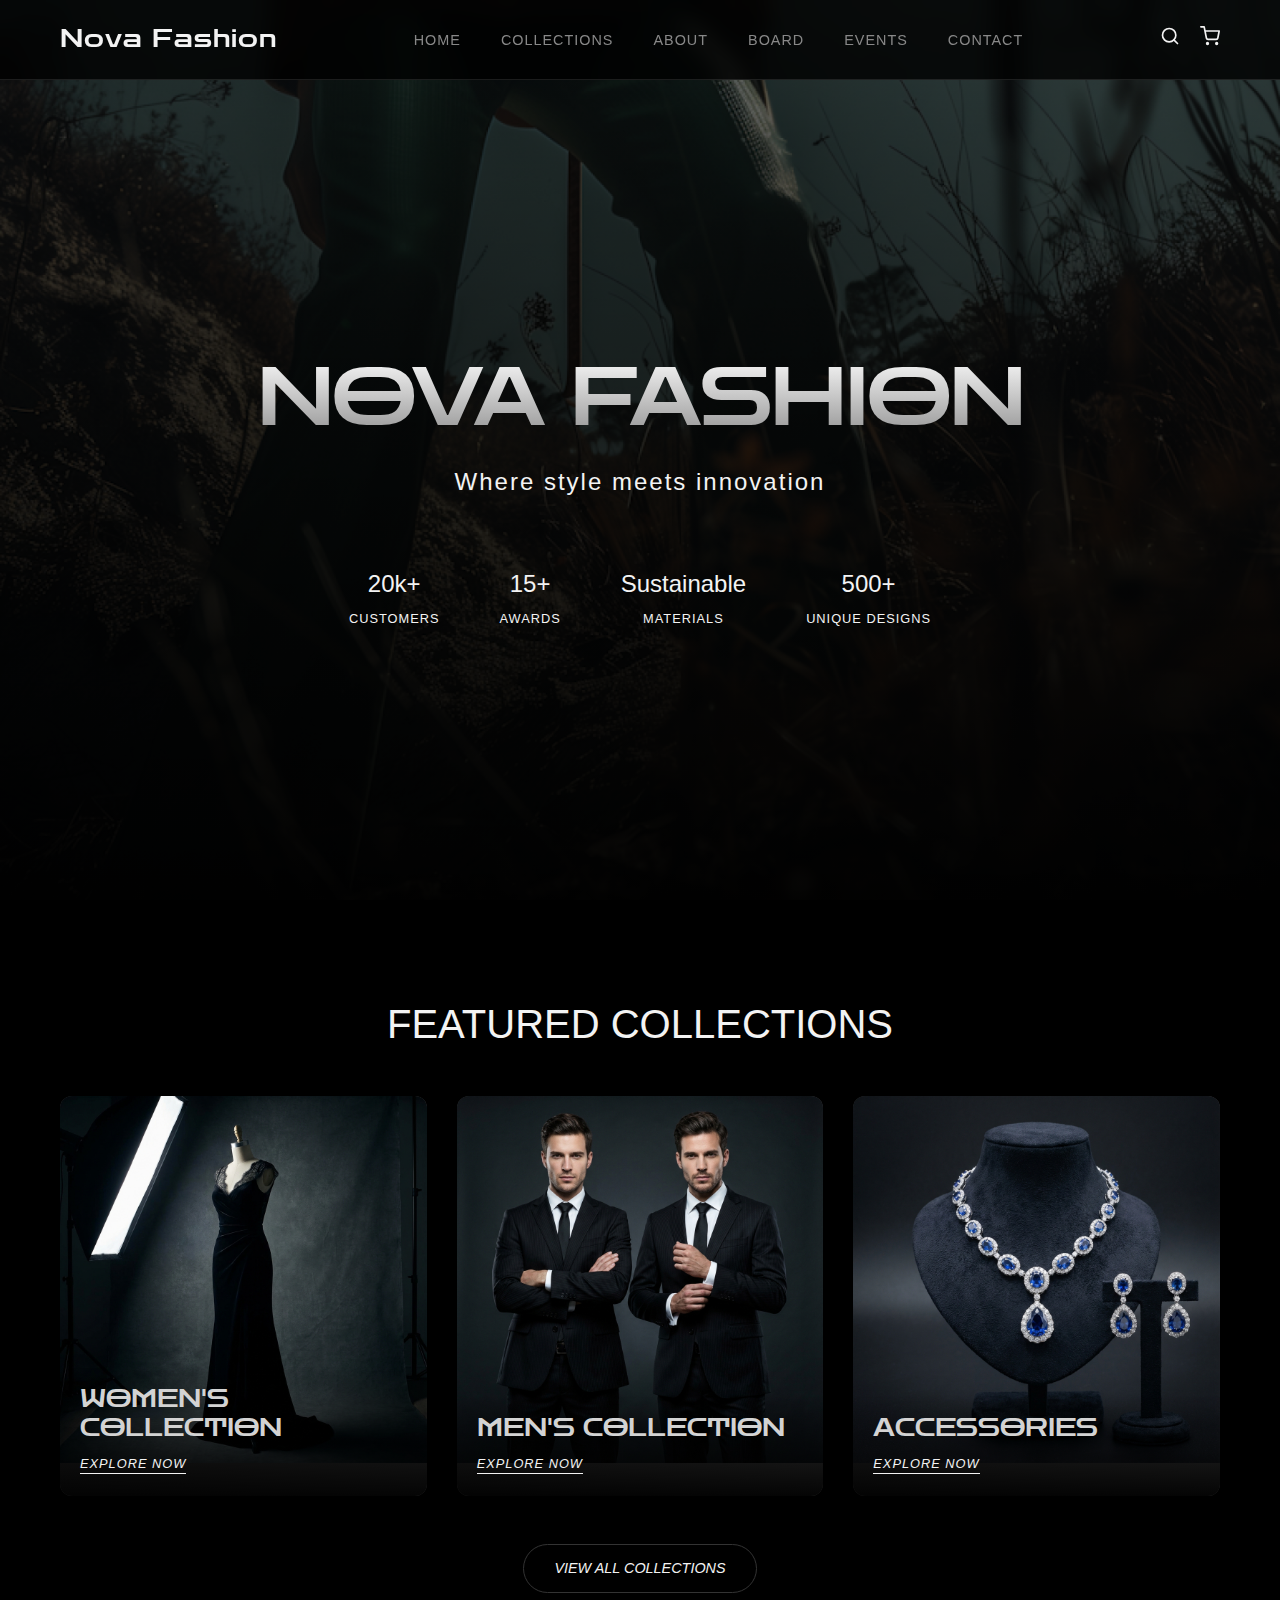
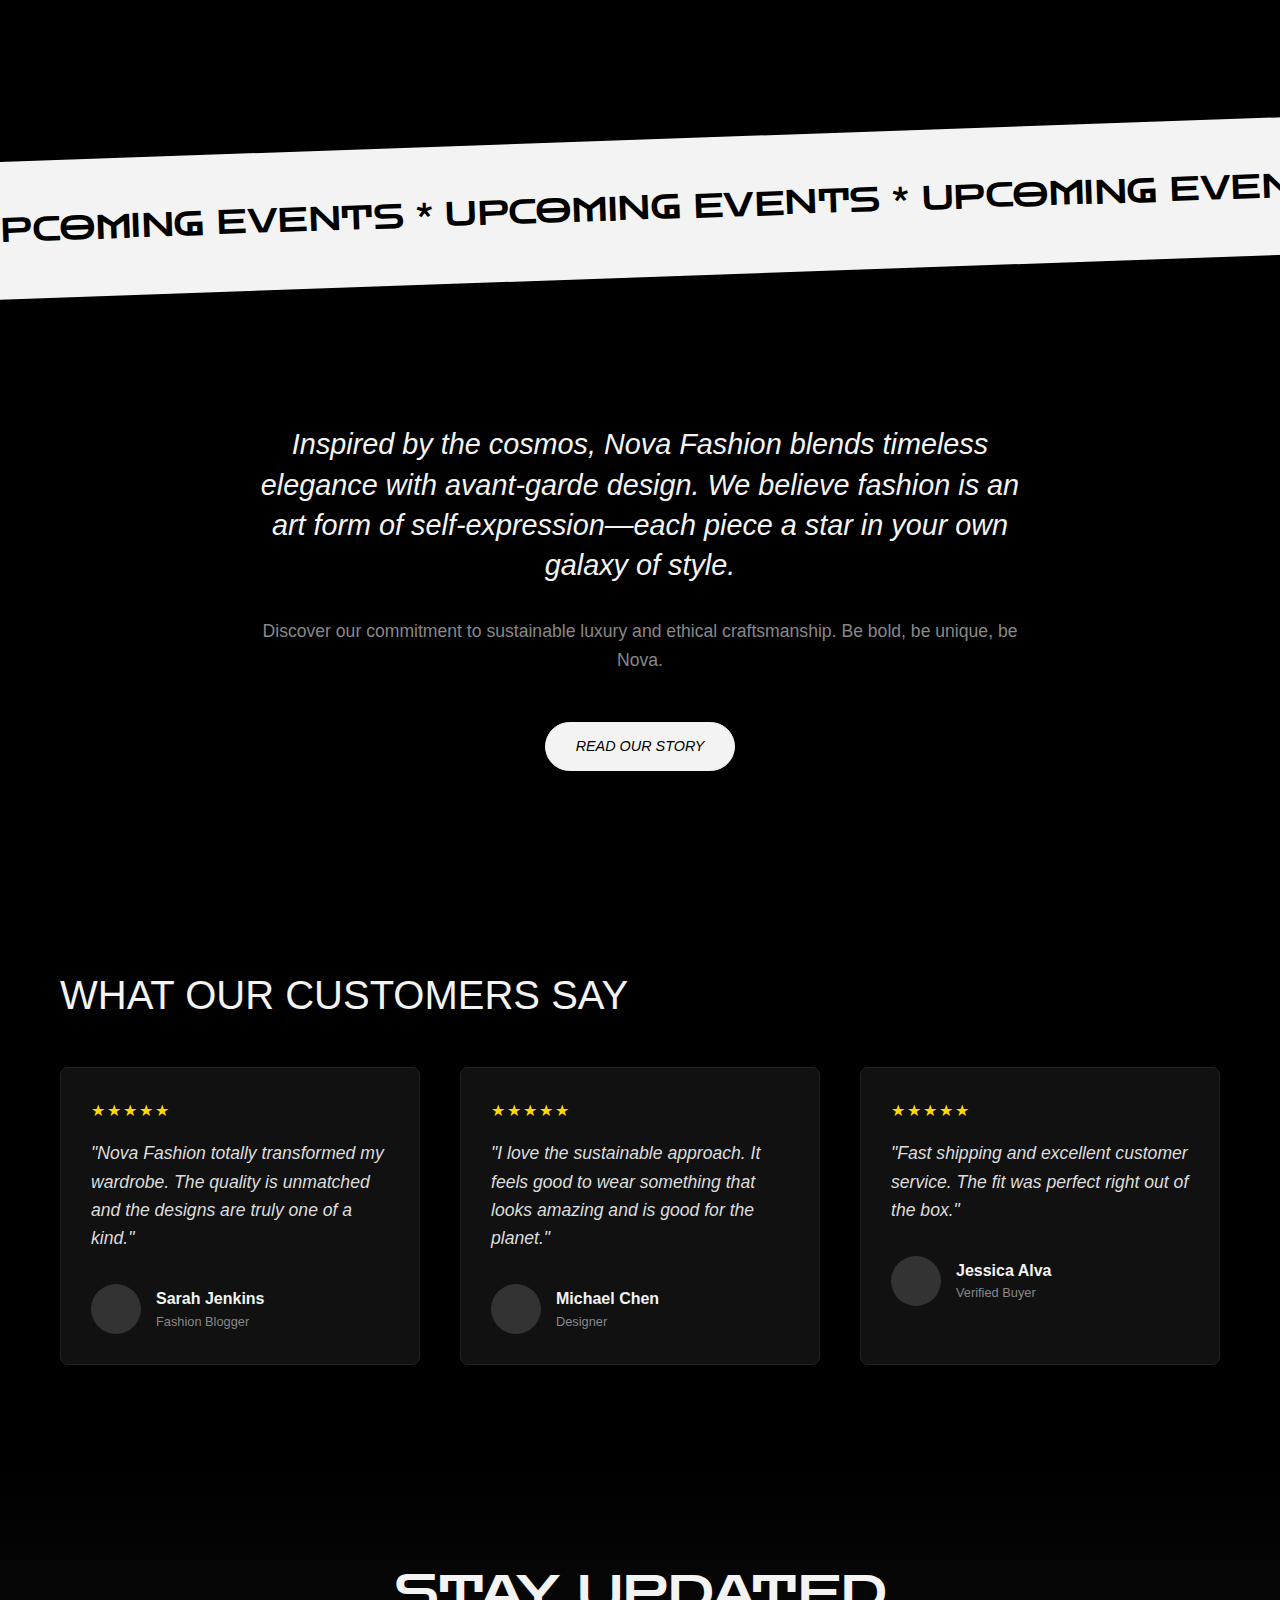
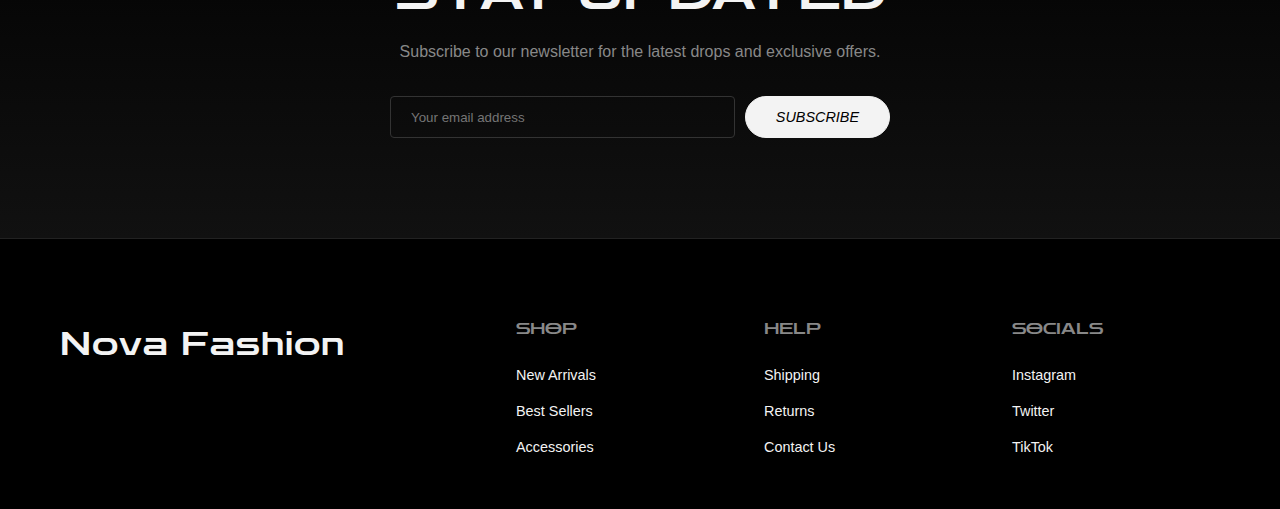
<file: index.html>
<!DOCTYPE html>
<html lang="en">

<head>
    <meta charset="UTF-8">
    <meta name="viewport" content="width=device-width, initial-scale=1.0">
    <title>Nova Fashion</title>
    <!-- Google Fonts: Zen Dots -->
    <link rel="preconnect" href="https://fonts.googleapis.com">
    <link rel="preconnect" href="https://fonts.gstatic.com" crossorigin>
    <link href="https://fonts.googleapis.com/css2?family=Zen+Dots&display=swap" rel="stylesheet">
    <link rel="stylesheet" href="css/styles.css">
    <link rel="stylesheet" href="css/responsive-nav.css">
</head>

<body>
    <!-- Navigation -->
    <header class="site-header">
        <div class="container header-container">
            <a href="index.html" class="logo">Nova Fashion</a>
            <nav class="desktop-nav">
                <ul class="nav-list">
                    <li><a href="index.html">Home</a></li>
                    <li><a href="collections.html">Collections</a></li>
                    <li><a href="about.html">About</a></li>
                    <li><a href="board.html">Board</a></li>
                    <li><a href="events.html">Events</a></li>
                    <li><a href="contact.html">Contact</a></li>
                </ul>
            </nav>
            <div class="header-actions">
                <a href="#" class="icon-link search-icon" aria-label="Search">
                    <svg width="20" height="20" viewBox="0 0 24 24" fill="none" stroke="currentColor" stroke-width="2"
                        stroke-linecap="round" stroke-linejoin="round">
                        <circle cx="11" cy="11" r="8"></circle>
                        <line x1="21" y1="21" x2="16.65" y2="16.65"></line>
                    </svg>
                </a>
                <a href="#" class="icon-link cart-icon" aria-label="Cart">
                    <svg width="20" height="20" viewBox="0 0 24 24" fill="none" stroke="currentColor" stroke-width="2"
                        stroke-linecap="round" stroke-linejoin="round">
                        <circle cx="9" cy="21" r="1"></circle>
                        <circle cx="20" cy="21" r="1"></circle>
                        <path d="M1 1h4l2.68 13.39a2 2 0 0 0 2 1.61h9.72a2 2 0 0 0 2-1.61L23 6H6"></path>
                    </svg>
                </a>
                <button class="mobile-menu-btn" aria-label="Toggle Menu">
                    <span></span>
                    <span></span>
                    <span></span>
                </button>
            </div>
        </div>
    </header>

    <main>
        <!-- Hero Section -->
        <section id="home" class="hero-section">
            <div class="hero-bg">
                <div class="overlay"></div>
            </div>
            <div class="container hero-content">
                <h1 class="hero-title">Nova Fashion</h1>
                <p class="hero-subtitle">Where style meets innovation</p>

                <div class="hero-stats">
                    <div class="stat-item">
                        <span class="stat-value">20k+</span>
                        <span class="stat-label">Customers</span>
                    </div>
                    <div class="stat-item">
                        <span class="stat-value">15+</span>
                        <span class="stat-label">Awards</span>
                    </div>
                    <div class="stat-item">
                        <span class="stat-value">Sustainable</span>
                        <span class="stat-label">Materials</span>
                    </div>
                    <div class="stat-item">
                        <span class="stat-value">500+</span>
                        <span class="stat-label">Unique Designs</span>
                    </div>
                </div>
            </div>
        </section>

        <!-- Featured Collections -->
        <section id="collections" class="collections-section">
            <div class="container">
                <h2 class="section-title">Featured Collections</h2>
                <div class="collections-grid">
                    <article class="collection-card">
                        <div class="card-image">
                            <img src="images/collections/celestial-gown.jpg" alt="Women's Collection">
                        </div>
                        <div class="card-content">
                            <h3>Women's Collection</h3>
                            <a href="collections.html" class="explore-link">Explore Now</a>
                        </div>
                    </article>
                    <article class="collection-card">
                        <div class="card-image">
                            <img src="images/collections/executive-suit.jpg" alt="Men's Collection">
                        </div>
                        <div class="card-content">
                            <h3>Men's Collection</h3>
                            <a href="collections.html" class="explore-link">Explore Now</a>
                        </div>
                    </article>
                    <article class="collection-card">
                        <div class="card-image">
                            <img src="images/collections/luxury-jewelry.jpg" alt="Accessories">
                        </div>
                        <div class="card-content">
                            <h3>Accessories</h3>
                            <a href="collections.html" class="explore-link">Explore Now</a>
                        </div>
                    </article>
                </div>
                <div class="view-all-container">
                    <a href="collections.html" class="btn-outline">View All Collections</a>
                </div>
            </div>
        </section>

        <!-- Marquee Section -->
        <section id="events" class="marquee-section">
            <div class="marquee-content">
                <span>Upcoming Events * Upcoming Events * Upcoming Events * Upcoming Events * </span>
                <span>Upcoming Events * Upcoming Events * Upcoming Events * Upcoming Events * </span>
            </div>
        </section>

        <!-- About Section -->
        <section id="about" class="about-section">
            <div class="container about-content">
                <p class="about-text">
                    Inspired by the cosmos, Nova Fashion blends timeless elegance with avant-garde design. We believe
                    fashion is an art form of self-expression—each piece a star in your own galaxy of style.
                </p>
                <p class="about-subtext">
                    Discover our commitment to sustainable luxury and ethical craftsmanship. Be bold, be unique, be
                    Nova.
                </p>
                <a href="about.html" class="btn-primary">Read Our Story</a>
            </div>
        </section>

        <!-- Testimonials -->
        <section class="testimonials-section">
            <div class="container">
                <h2 class="section-title text-left">What our Customers Say</h2>
                <div class="testimonials-grid">
                    <div class="testimonial-card">
                        <div class="stars">★★★★★</div>
                        <p>"Nova Fashion totally transformed my wardrobe. The quality is unmatched and the designs are
                            truly one of a kind."</p>
                        <div class="user-profile">
                            <div class="user-avatar placeholder-avatar"></div>
                            <div class="user-info">
                                <span class="user-name">Sarah Jenkins</span>
                                <span class="user-role">Fashion Blogger</span>
                            </div>
                        </div>
                    </div>
                    <div class="testimonial-card">
                        <div class="stars">★★★★★</div>
                        <p>"I love the sustainable approach. It feels good to wear something that looks amazing and is
                            good for the planet."</p>
                        <div class="user-profile">
                            <div class="user-avatar placeholder-avatar"></div>
                            <div class="user-info">
                                <span class="user-name">Michael Chen</span>
                                <span class="user-role">Designer</span>
                            </div>
                        </div>
                    </div>
                    <div class="testimonial-card">
                        <div class="stars">★★★★★</div>
                        <p>"Fast shipping and excellent customer service. The fit was perfect right out of the box."</p>
                        <div class="user-profile">
                            <div class="user-avatar placeholder-avatar"></div>
                            <div class="user-info">
                                <span class="user-name">Jessica Alva</span>
                                <span class="user-role">Verified Buyer</span>
                            </div>
                        </div>
                    </div>
                </div>
            </div>
        </section>

        <!-- Newsletter -->
        <section class="newsletter-section">
            <div class="container">
                <h2>Stay Updated</h2>
                <p>Subscribe to our newsletter for the latest drops and exclusive offers.</p>
                <form class="newsletter-form">
                    <input type="email" placeholder="Your email address" required>
                    <button type="submit" class="btn-primary">Subscribe</button>
                </form>
            </div>
        </section>
    </main>

    <footer class="site-footer">
        <div class="container footer-grid">
            <div class="footer-brand">
                <a href="index.html" class="logo">Nova Fashion</a>
            </div>
            <div class="footer-links">
                <h4>Shop</h4>
                <ul>
                    <li><a href="collections.html">New Arrivals</a></li>
                    <li><a href="collections.html">Best Sellers</a></li>
                    <li><a href="collections.html">Accessories</a></li>
                </ul>
            </div>
            <div class="footer-links">
                <h4>Help</h4>
                <ul>
                    <li><a href="#">Shipping</a></li>
                    <li><a href="#">Returns</a></li>
                    <li><a href="contact.html">Contact Us</a></li>
                </ul>
            </div>
            <div class="footer-links">
                <h4>Socials</h4>
                <ul>
                    <li><a href="#">Instagram</a></li>
                    <li><a href="#">Twitter</a></li>
                    <li><a href="#">TikTok</a></li>
                </ul>
            </div>
        </div>
    </footer>

    <script src="js/main.js"></script>
</body>

</html>
</file>
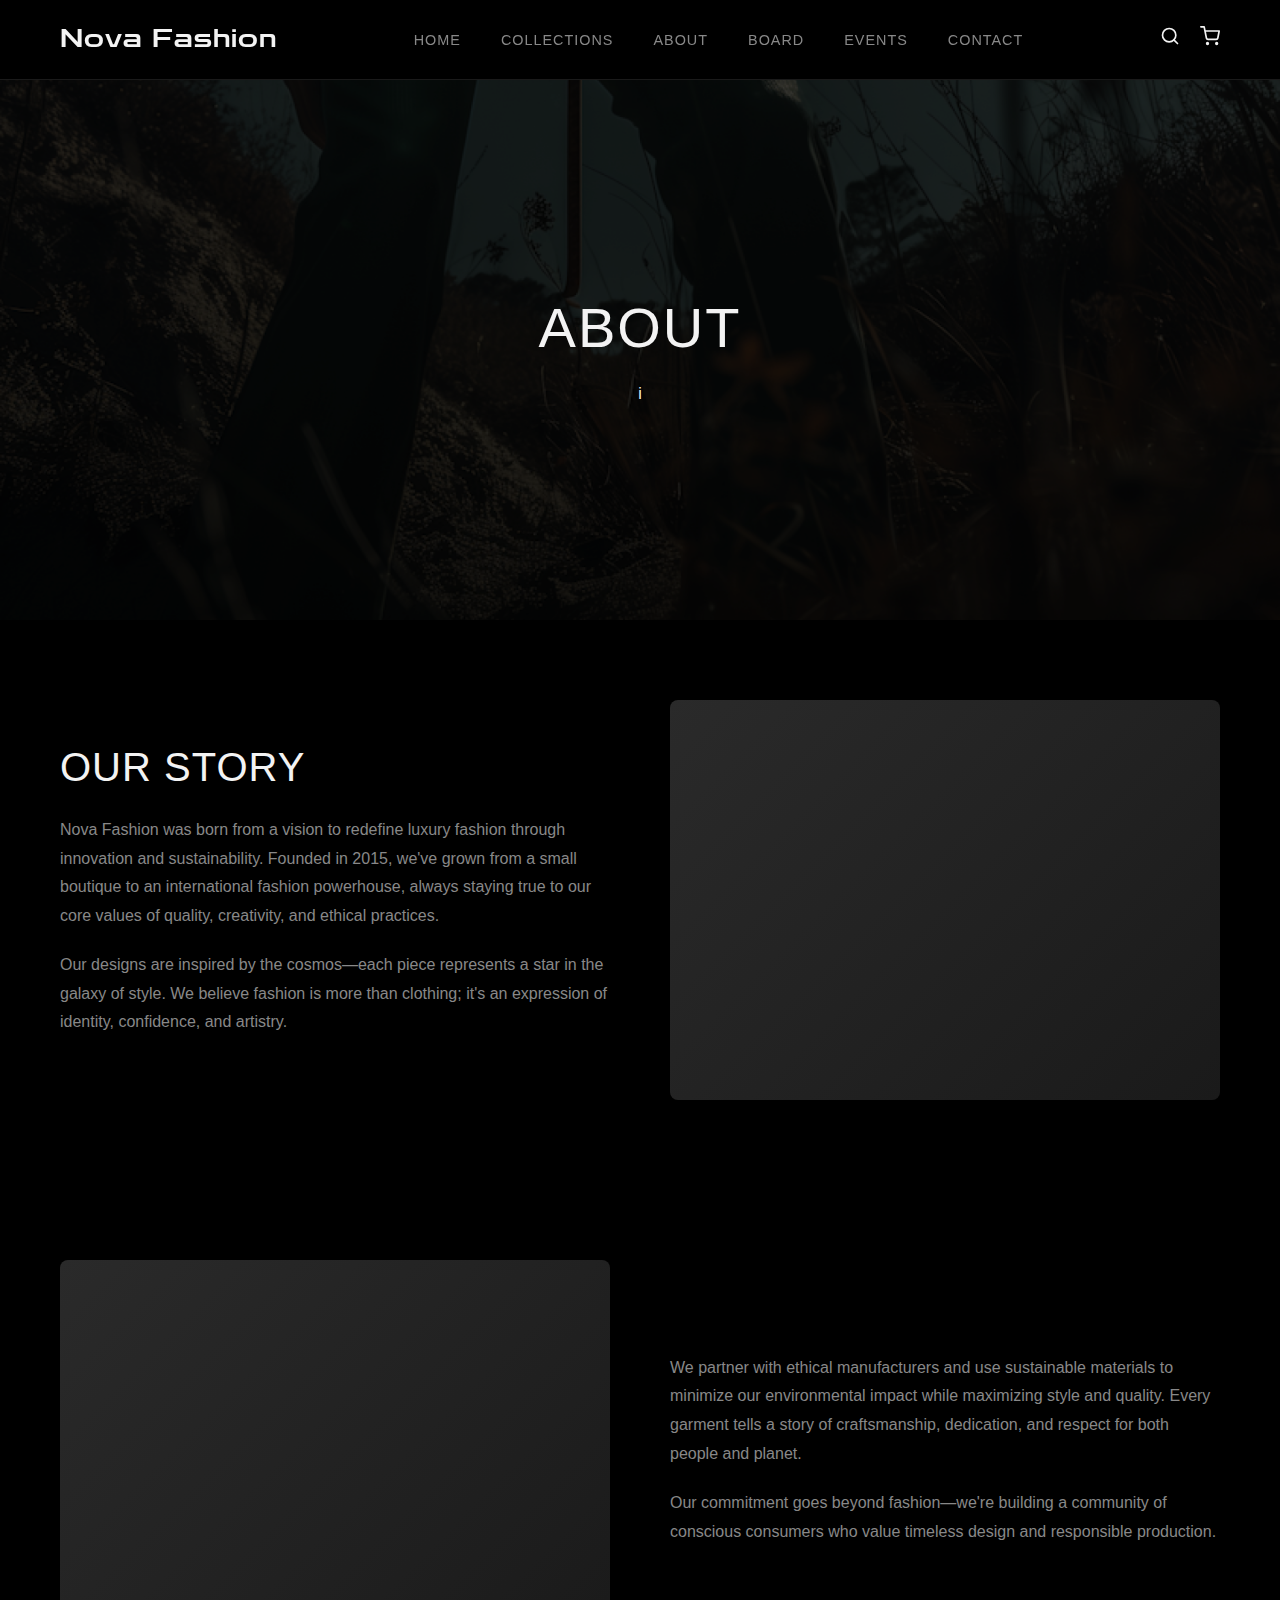
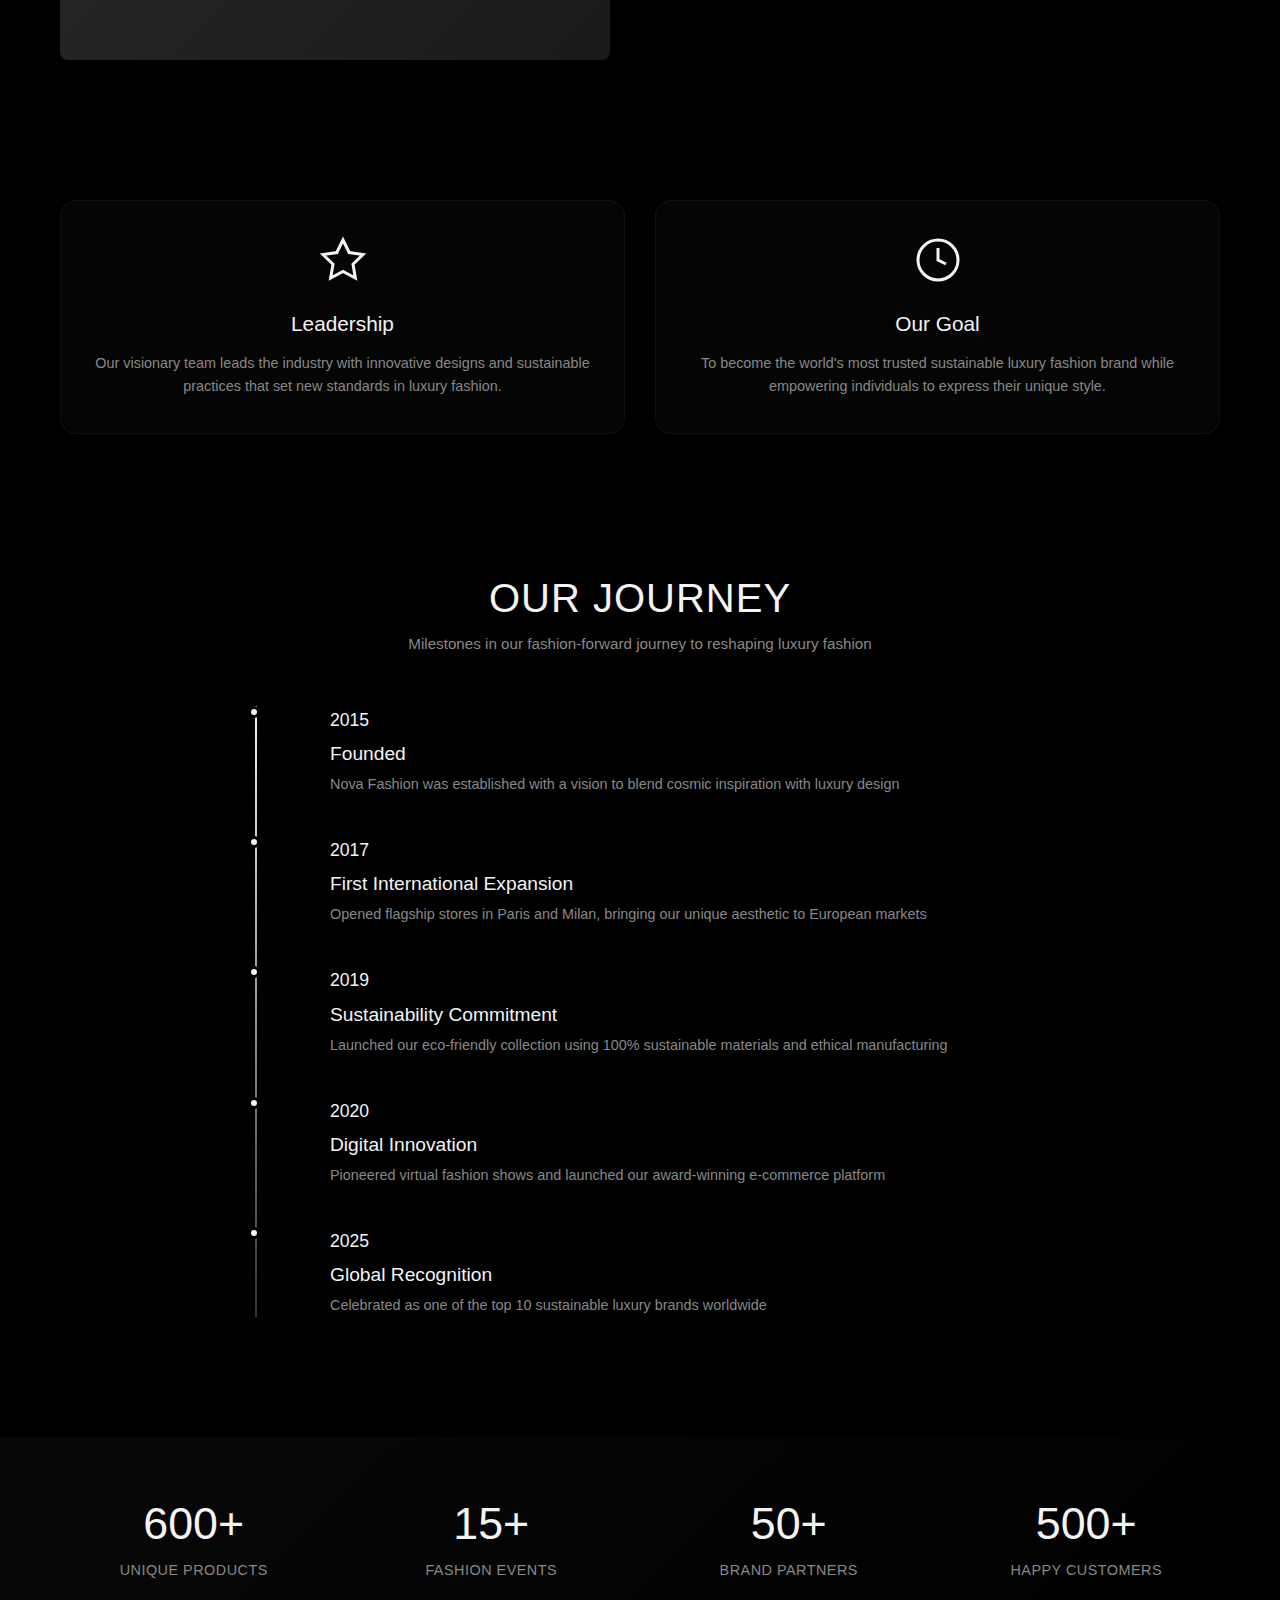
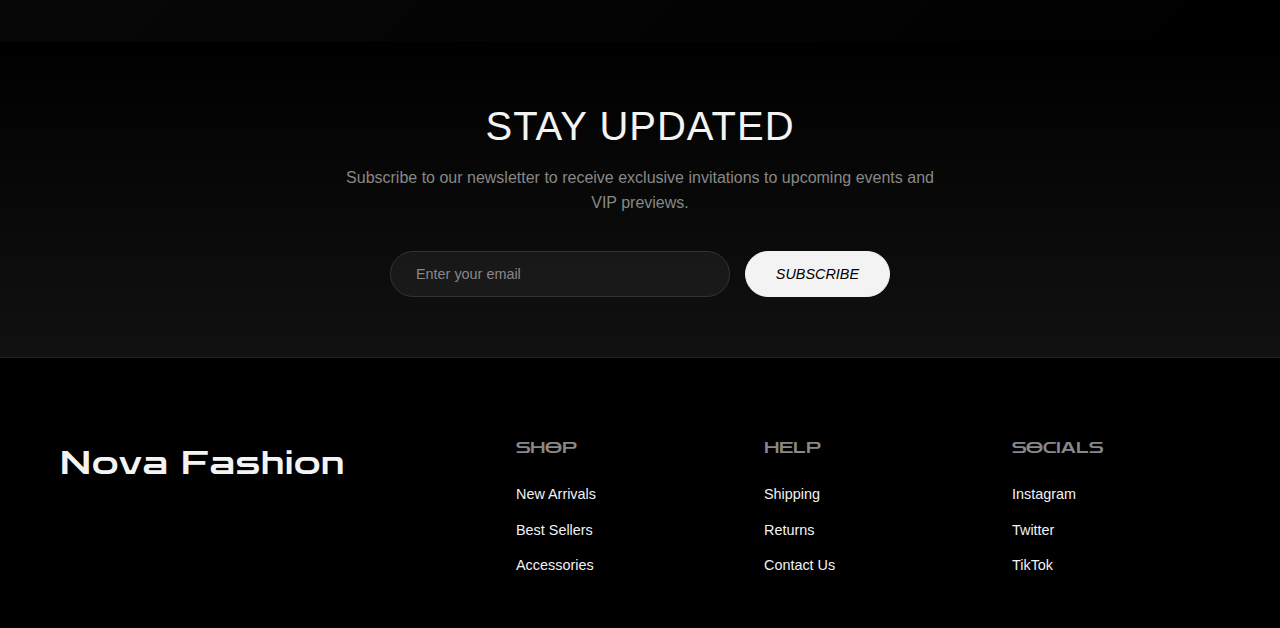
<file: about.html>
<!DOCTYPE html>
<html lang="en">

<head>
    <meta charset="UTF-8">
    <meta name="viewport" content="width=device-width, initial-scale=1.0">
    <title>About - Nova Fashion</title>
    <!-- Google Fonts: Zen Dots -->
    <link rel="preconnect" href="https://fonts.googleapis.com">
    <link rel="preconnect" href="https://fonts.gstatic.com" crossorigin>
    <link href="https://fonts.googleapis.com/css2?family=Zen+Dots&display=swap" rel="stylesheet">
    <link rel="stylesheet" href="css/styles.css">
    <link rel="stylesheet" href="css/about.css">
    <link rel="stylesheet" href="css/responsive-nav.css">
</head>

<body>
    <!-- Navigation -->
    <header class="site-header">
        <div class="container header-container">
            <a href="index.html" class="logo">Nova Fashion</a>
            <nav class="desktop-nav">
                <ul class="nav-list">
                    <li><a href="index.html">Home</a></li>
                    <li><a href="collections.html">Collections</a></li>
                    <li><a href="about.html">About</a></li>
                    <li><a href="board.html">Board</a></li>
                    <li><a href="events.html">Events</a></li>
                    <li><a href="contact.html">Contact</a></li>
                </ul>
            </nav>
            <div class="header-actions">
                <a href="#" class="icon-link search-icon" aria-label="Search">
                    <svg width="20" height="20" viewBox="0 0 24 24" fill="none" stroke="currentColor" stroke-width="2"
                        stroke-linecap="round" stroke-linejoin="round">
                        <circle cx="11" cy="11" r="8"></circle>
                        <line x1="21" y1="21" x2="16.65" y2="16.65"></line>
                    </svg>
                </a>
                <a href="#" class="icon-link cart-icon" aria-label="Cart">
                    <svg width="20" height="20" viewBox="0 0 24 24" fill="none" stroke="currentColor" stroke-width="2"
                        stroke-linecap="round" stroke-linejoin="round">
                        <circle cx="9" cy="21" r="1"></circle>
                        <circle cx="20" cy="21" r="1"></circle>
                        <path d="M1 1h4l2.68 13.39a2 2 0 0 0 2 1.61h9.72a2 2 0 0 0 2-1.61L23 6H6"></path>
                    </svg>
                </a>
                <button class="mobile-menu-btn" aria-label="Toggle Menu">
                    <span></span>
                    <span></span>
                    <span></span>
                </button>
            </div>
        </div>
    </header>

    <main class="about-page">
        <!-- Hero Section -->
        <section class="about-hero">
            <div class="hero-overlay">
                <h1>About</h1>
                <div class="hero-divider">
                    <span class="line"></span>
                    <span class="circle-icon">i</span>
                    <span class="line"></span>
                </div>
            </div>
        </section>

        <!-- Our Story Section -->
        <section class="our-story-section">
            <div class="container">
                <div class="story-grid">
                    <div class="story-content">
                        <h2>Our Story</h2>
                        <p>Nova Fashion was born from a vision to redefine luxury fashion through innovation and
                            sustainability. Founded in 2015, we've grown from a small boutique to an international
                            fashion powerhouse, always staying true to our core values of quality, creativity, and
                            ethical practices.</p>
                        <p>Our designs are inspired by the cosmos—each piece represents a star in the galaxy of style.
                            We believe fashion is more than clothing; it's an expression of identity, confidence, and
                            artistry.</p>
                    </div>
                    <div class="story-image">
                        <div class="image-placeholder"></div>
                    </div>
                </div>
            </div>
        </section>

        <!-- Second Content Section -->
        <section class="vision-section">
            <div class="container">
                <div class="vision-grid">
                    <div class="vision-image">
                        <div class="image-placeholder"></div>
                    </div>
                    <div class="vision-content">
                        <p>We partner with ethical manufacturers and use sustainable materials to minimize our
                            environmental impact while maximizing style and quality. Every garment tells a story of
                            craftsmanship, dedication, and respect for both people and planet.</p>
                        <p>Our commitment goes beyond fashion—we're building a community of conscious consumers who
                            value timeless design and responsible production.</p>
                    </div>
                </div>
            </div>
        </section>

        <!-- Leadership & Goal Cards -->
        <section class="values-section">
            <div class="container">
                <div class="values-grid">
                    <article class="value-card">
                        <div class="value-icon">
                            <svg width="48" height="48" viewBox="0 0 24 24" fill="none" stroke="currentColor"
                                stroke-width="1.5">
                                <path
                                    d="M12 2L15.09 8.26L22 9.27L17 14.14L18.18 21.02L12 17.77L5.82 21.02L7 14.14L2 9.27L8.91 8.26L12 2Z" />
                            </svg>
                        </div>
                        <h3>Leadership</h3>
                        <p>Our visionary team leads the industry with innovative designs and sustainable practices that
                            set new standards in luxury fashion.</p>
                    </article>

                    <article class="value-card">
                        <div class="value-icon">
                            <svg width="48" height="48" viewBox="0 0 24 24" fill="none" stroke="currentColor"
                                stroke-width="1.5">
                                <circle cx="12" cy="12" r="10" />
                                <path d="M12 6v6l4 2" />
                            </svg>
                        </div>
                        <h3>Our Goal</h3>
                        <p>To become the world's most trusted sustainable luxury fashion brand while empowering
                            individuals to express their unique style.</p>
                    </article>
                </div>
            </div>
        </section>

        <!-- Our Journey Timeline -->
        <section class="journey-section">
            <div class="container">
                <h2 class="section-title">Our Journey</h2>
                <p class="section-subtitle">Milestones in our fashion-forward journey to reshaping luxury fashion</p>

                <div class="timeline">
                    <div class="timeline-item">
                        <div class="timeline-year">2015</div>
                        <div class="timeline-content">
                            <h3>Founded</h3>
                            <p>Nova Fashion was established with a vision to blend cosmic inspiration with luxury design
                            </p>
                        </div>
                    </div>

                    <div class="timeline-item">
                        <div class="timeline-year">2017</div>
                        <div class="timeline-content">
                            <h3>First International Expansion</h3>
                            <p>Opened flagship stores in Paris and Milan, bringing our unique aesthetic to European
                                markets</p>
                        </div>
                    </div>

                    <div class="timeline-item">
                        <div class="timeline-year">2019</div>
                        <div class="timeline-content">
                            <h3>Sustainability Commitment</h3>
                            <p>Launched our eco-friendly collection using 100% sustainable materials and ethical
                                manufacturing</p>
                        </div>
                    </div>

                    <div class="timeline-item">
                        <div class="timeline-year">2020</div>
                        <div class="timeline-content">
                            <h3>Digital Innovation</h3>
                            <p>Pioneered virtual fashion shows and launched our award-winning e-commerce platform</p>
                        </div>
                    </div>

                    <div class="timeline-item">
                        <div class="timeline-year">2025</div>
                        <div class="timeline-content">
                            <h3>Global Recognition</h3>
                            <p>Celebrated as one of the top 10 sustainable luxury brands worldwide</p>
                        </div>
                    </div>
                </div>
            </div>
        </section>

        <!-- Stats Section -->
        <section class="stats-section">
            <div class="container">
                <div class="stats-grid">
                    <div class="stat-item">
                        <h3>600+</h3>
                        <p>Unique Products</p>
                    </div>
                    <div class="stat-item">
                        <h3>15+</h3>
                        <p>Fashion Events</p>
                    </div>
                    <div class="stat-item">
                        <h3>50+</h3>
                        <p>Brand Partners</p>
                    </div>
                    <div class="stat-item">
                        <h3>500+</h3>
                        <p>Happy Customers</p>
                    </div>
                </div>
            </div>
        </section>

        <!-- Newsletter Section -->
        <section class="newsletter-section">
            <div class="container">
                <h2>Stay Updated</h2>
                <p>Subscribe to our newsletter to receive exclusive invitations to upcoming events and VIP previews.</p>
                <form class="newsletter-form">
                    <input type="email" placeholder="Enter your email" required>
                    <button type="submit" class="btn-primary">Subscribe</button>
                </form>
            </div>
        </section>
    </main>

    <footer class="site-footer">
        <div class="container footer-grid">
            <div class="footer-brand">
                <a href="index.html" class="logo">Nova Fashion</a>
            </div>
            <div class="footer-links">
                <h4>Shop</h4>
                <ul>
                    <li><a href="collections.html">New Arrivals</a></li>
                    <li><a href="collections.html">Best Sellers</a></li>
                    <li><a href="collections.html">Accessories</a></li>
                </ul>
            </div>
            <div class="footer-links">
                <h4>Help</h4>
                <ul>
                    <li><a href="#">Shipping</a></li>
                    <li><a href="#">Returns</a></li>
                    <li><a href="contact.html">Contact Us</a></li>
                </ul>
            </div>
            <div class="footer-links">
                <h4>Socials</h4>
                <ul>
                    <li><a href="#">Instagram</a></li>
                    <li><a href="#">Twitter</a></li>
                    <li><a href="#">TikTok</a></li>
                </ul>
            </div>
        </div>
    </footer>

    <script src="js/main.js"></script>
</body>

</html>
</file>
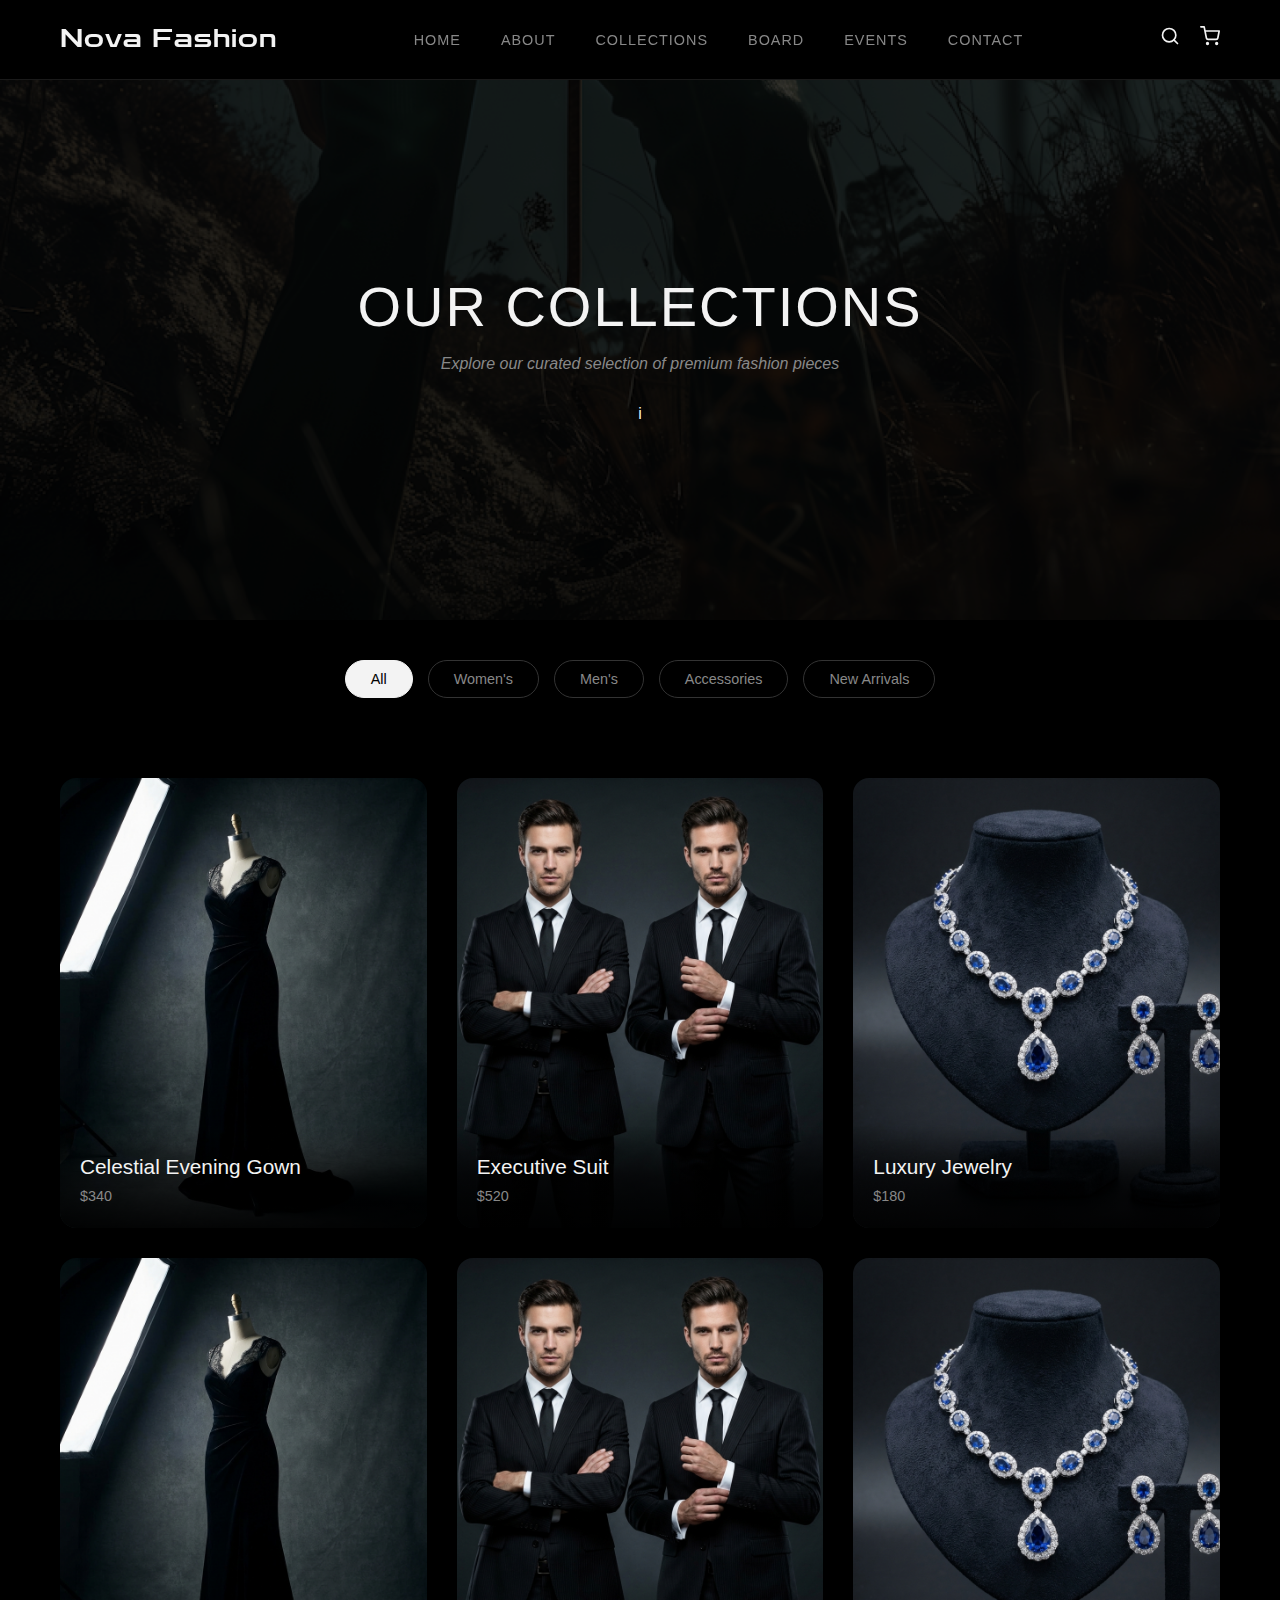
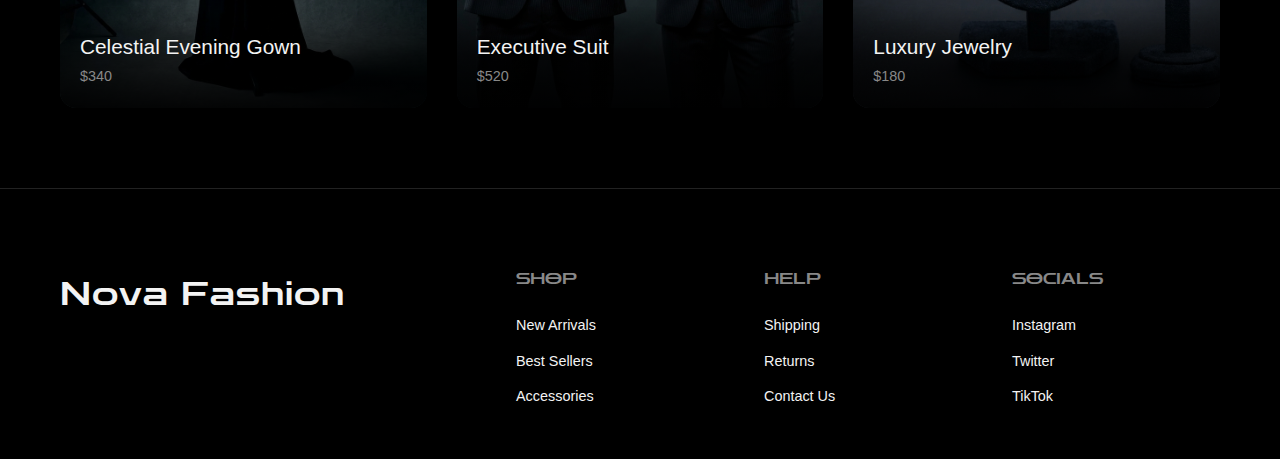
<file: collections.html>
<!DOCTYPE html>
<html lang="en">

<head>
    <meta charset="UTF-8">
    <meta name="viewport" content="width=device-width, initial-scale=1.0">
    <title>Our Collections - Nova Fashion</title>
    <!-- Google Fonts: Zen Dots -->
    <link rel="preconnect" href="https://fonts.googleapis.com">
    <link rel="preconnect" href="https://fonts.gstatic.com" crossorigin>
    <link href="https://fonts.googleapis.com/css2?family=Zen+Dots&display=swap" rel="stylesheet">
    <link rel="stylesheet" href="css/styles.css">
    <link rel="stylesheet" href="css/collections.css">
</head>

<body>
    <!-- Navigation -->
    <header class="site-header">
        <div class="container header-container">
            <a href="index.html" class="logo">Nova Fashion</a>
            <nav class="desktop-nav">
                <ul class="nav-list">
                    <li><a href="index.html">Home</a></li>
                    <li><a href="#about">About</a></li>
                    <li><a href="collections.html">Collections</a></li>
                    <li><a href="board.html">Board</a></li>
                    <li><a href="events.html">Events</a></li>
                    <li><a href="contact.html">Contact</a></li>
                </ul>
            </nav>
            <div class="header-actions">
                <a href="#" class="icon-link search-icon" aria-label="Search">
                    <svg width="20" height="20" viewBox="0 0 24 24" fill="none" stroke="currentColor" stroke-width="2"
                        stroke-linecap="round" stroke-linejoin="round">
                        <circle cx="11" cy="11" r="8"></circle>
                        <line x1="21" y1="21" x2="16.65" y2="16.65"></line>
                    </svg>
                </a>
                <a href="#" class="icon-link cart-icon" aria-label="Cart">
                    <svg width="20" height="20" viewBox="0 0 24 24" fill="none" stroke="currentColor" stroke-width="2"
                        stroke-linecap="round" stroke-linejoin="round">
                        <circle cx="9" cy="21" r="1"></circle>
                        <circle cx="20" cy="21" r="1"></circle>
                        <path d="M1 1h4l2.68 13.39a2 2 0 0 0 2 1.61h9.72a2 2 0 0 0 2-1.61L23 6H6"></path>
                    </svg>
                </a>
                <button class="mobile-menu-btn" aria-label="Toggle Menu">
                    <span></span>
                    <span></span>
                    <span></span>
                </button>
            </div>
        </div>
    </header>

    <main class="collections-page">
        <!-- Hero Section -->
        <section class="collections-hero">
            <div class="hero-overlay">
                <h1>Our Collections</h1>
                <p>Explore our curated selection of premium fashion pieces</p>
                <div class="hero-divider">
                    <span class="line"></span>
                    <span class="circle-icon">i</span>
                    <span class="line"></span>
                </div>
            </div>
        </section>

        <!-- Filter Navigation -->
        <section class="filter-section">
            <div class="container">
                <div class="filter-pills">
                    <button class="pill-btn active" data-filter="all">All</button>
                    <button class="pill-btn" data-filter="women">Women's</button>
                    <button class="pill-btn" data-filter="men">Men's</button>
                    <button class="pill-btn" data-filter="accessories">Accessories</button>
                    <button class="pill-btn" data-filter="new-arrivals">New Arrivals</button>
                </div>
            </div>
        </section>

        <!-- Collections Grid -->
        <section class="collections-grid-section">
            <div class="container">
                <div class="collections-display-grid">
                    <!-- Collection Card 1 -->
                    <article class="collection-display-card" data-category="women">
                        <div class="collection-image-wrapper">
                            <img src="images/collections/celestial-gown.jpg" alt="Celestial Evening Gown">
                            <div class="collection-overlay">
                                <div class="collection-info">
                                    <h3>Celestial Evening Gown</h3>
                                    <p class="price">$340</p>
                                </div>
                            </div>
                        </div>
                    </article>

                    <!-- Collection Card 2 -->
                    <article class="collection-display-card" data-category="men">
                        <div class="collection-image-wrapper">
                            <img src="images/collections/executive-suit.jpg" alt="Executive Suit">
                            <div class="collection-overlay">
                                <div class="collection-info">
                                    <h3>Executive Suit</h3>
                                    <p class="price">$520</p>
                                </div>
                            </div>
                        </div>
                    </article>

                    <!-- Collection Card 3 -->
                    <article class="collection-display-card" data-category="accessories">
                        <div class="collection-image-wrapper">
                            <img src="images/collections/luxury-jewelry.jpg" alt="Luxury Jewelry">
                            <div class="collection-overlay">
                                <div class="collection-info">
                                    <h3>Luxury Jewelry</h3>
                                    <p class="price">$180</p>
                                </div>
                            </div>
                        </div>
                    </article>

                    <!-- Collection Card 4 -->
                    <article class="collection-display-card" data-category="women">
                        <div class="collection-image-wrapper">
                            <img src="images/collections/celestial-gown.jpg" alt="Celestial Evening Gown">
                            <div class="collection-overlay">
                                <div class="collection-info">
                                    <h3>Celestial Evening Gown</h3>
                                    <p class="price">$340</p>
                                </div>
                            </div>
                        </div>
                    </article>

                    <!-- Collection Card 5 -->
                    <article class="collection-display-card" data-category="men">
                        <div class="collection-image-wrapper">
                            <img src="images/collections/executive-suit.jpg" alt="Executive Suit">
                            <div class="collection-overlay">
                                <div class="collection-info">
                                    <h3>Executive Suit</h3>
                                    <p class="price">$520</p>
                                </div>
                            </div>
                        </div>
                    </article>

                    <!-- Collection Card 6 -->
                    <article class="collection-display-card" data-category="accessories">
                        <div class="collection-image-wrapper">
                            <img src="images/collections/luxury-jewelry.jpg" alt="Luxury Jewelry">
                            <div class="collection-overlay">
                                <div class="collection-info">
                                    <h3>Luxury Jewelry</h3>
                                    <p class="price">$180</p>
                                </div>
                            </div>
                        </div>
                    </article>
                </div>
            </div>
        </section>
    </main>

    <!-- Footer -->
    <footer class="site-footer">
        <div class="container footer-grid">
            <div class="footer-brand">
                <a href="index.html" class="logo">Nova Fashion</a>
            </div>
            <div class="footer-links">
                <h4>Shop</h4>
                <ul>
                    <li><a href="#">New Arrivals</a></li>
                    <li><a href="#">Best Sellers</a></li>
                    <li><a href="#">Accessories</a></li>
                </ul>
            </div>
            <div class="footer-links">
                <h4>Help</h4>
                <ul>
                    <li><a href="#">Shipping</a></li>
                    <li><a href="#">Returns</a></li>
                    <li><a href="#">Contact Us</a></li>
                </ul>
            </div>
            <div class="footer-links">
                <h4>Socials</h4>
                <ul>
                    <li><a href="#">Instagram</a></li>
                    <li><a href="#">Twitter</a></li>
                    <li><a href="#">TikTok</a></li>
                </ul>
            </div>
        </div>
    </footer>

    <script src="js/main.js"></script>
</body>

</html>
</file>
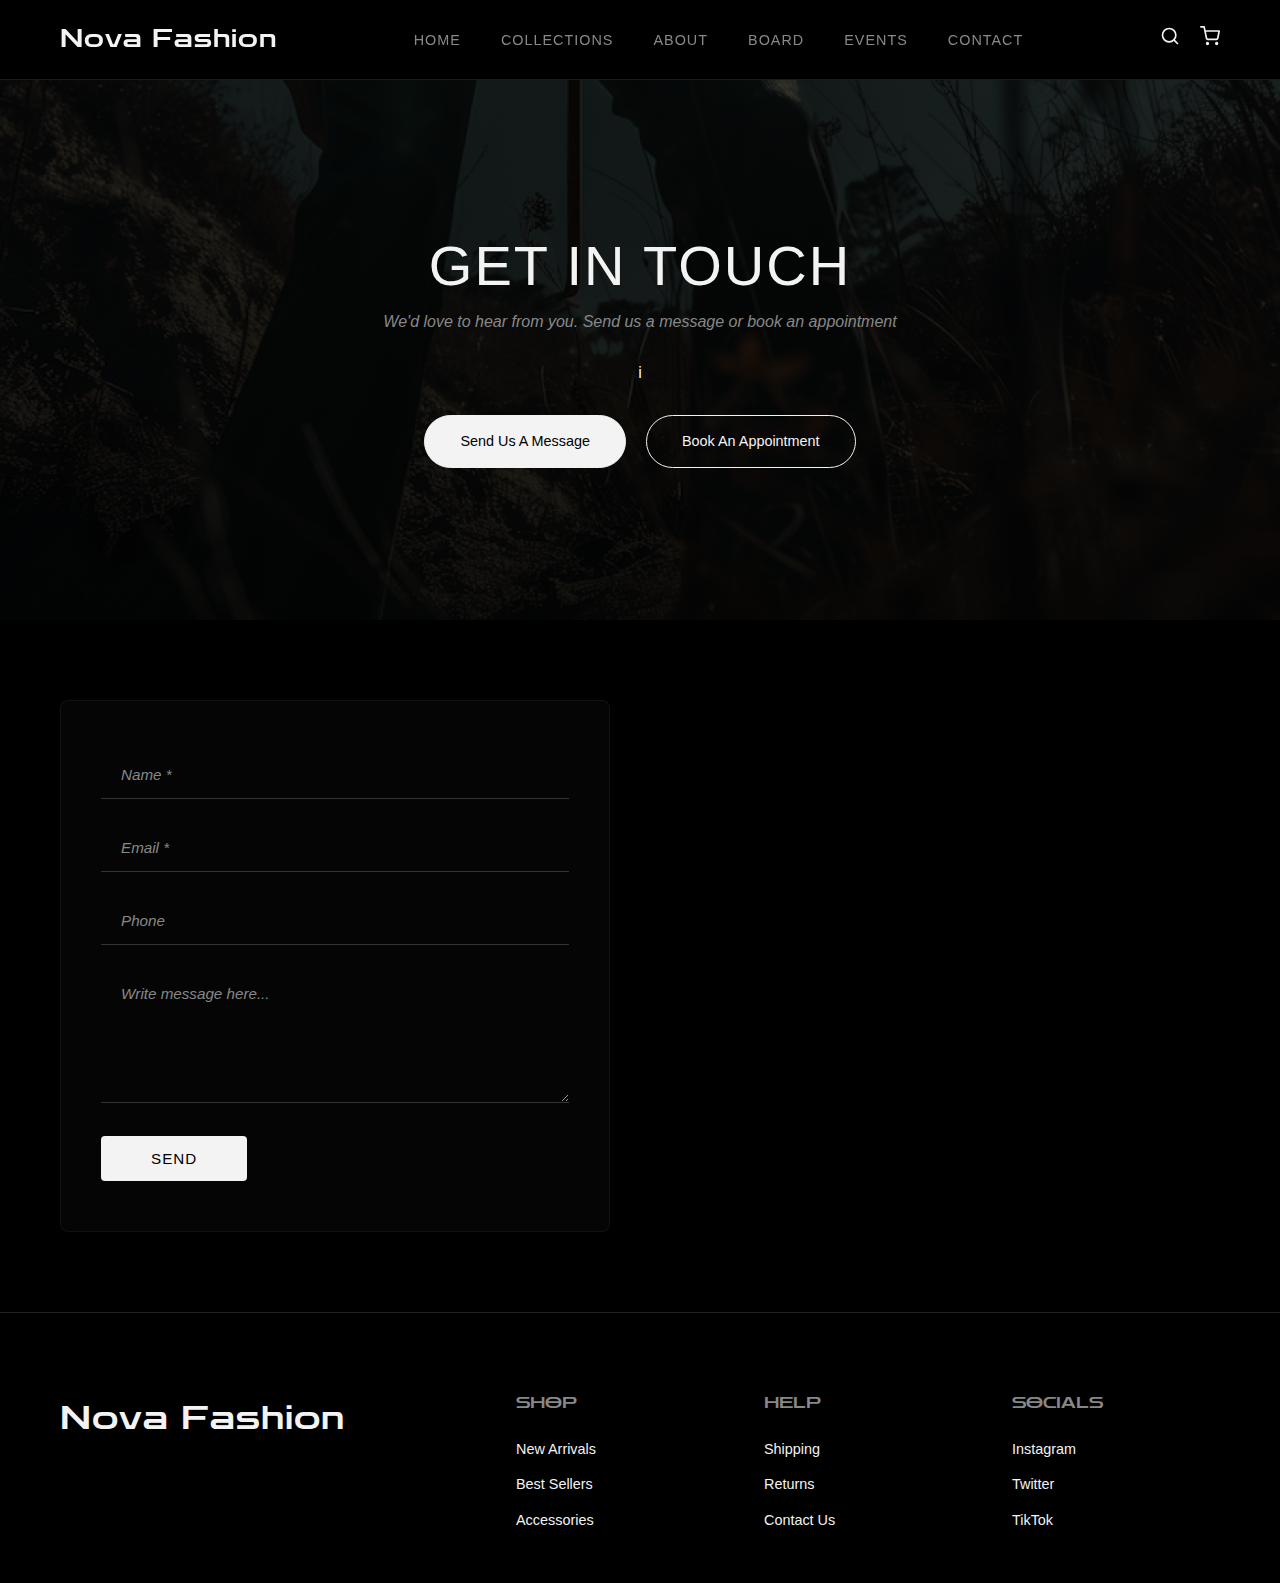
<file: contact.html>
<!DOCTYPE html>
<html lang="en">

<head>
    <meta charset="UTF-8">
    <meta name="viewport" content="width=device-width, initial-scale=1.0">
    <title>Contact Us - Nova Fashion</title>
    <!-- Google Fonts: Zen Dots -->
    <link rel="preconnect" href="https://fonts.googleapis.com">
    <link rel="preconnect" href="https://fonts.gstatic.com" crossorigin>
    <link href="https://fonts.googleapis.com/css2?family=Zen+Dots&display=swap" rel="stylesheet">
    <link rel="stylesheet" href="css/styles.css">
    <link rel="stylesheet" href="css/contact.css">
    <link rel="stylesheet" href="css/responsive-nav.css">
</head>

<body>
    <!-- Navigation -->
    <header class="site-header">
        <div class="container header-container">
            <a href="index.html" class="logo">Nova Fashion</a>
            <nav class="desktop-nav">
                <ul class="nav-list">
                    <li><a href="index.html">Home</a></li>
                    <li><a href="collections.html">Collections</a></li>
                    <li><a href="about.html">About</a></li>
                    <li><a href="board.html">Board</a></li>
                    <li><a href="events.html">Events</a></li>
                    <li><a href="contact.html">Contact</a></li>
                </ul>
            </nav>
            <div class="header-actions">
                <a href="#" class="icon-link search-icon" aria-label="Search">
                    <svg width="20" height="20" viewBox="0 0 24 24" fill="none" stroke="currentColor" stroke-width="2"
                        stroke-linecap="round" stroke-linejoin="round">
                        <circle cx="11" cy="11" r="8"></circle>
                        <line x1="21" y1="21" x2="16.65" y2="16.65"></line>
                    </svg>
                </a>
                <a href="#" class="icon-link cart-icon" aria-label="Cart">
                    <svg width="20" height="20" viewBox="0 0 24 24" fill="none" stroke="currentColor" stroke-width="2"
                        stroke-linecap="round" stroke-linejoin="round">
                        <circle cx="9" cy="21" r="1"></circle>
                        <circle cx="20" cy="21" r="1"></circle>
                        <path d="M1 1h4l2.68 13.39a2 2 0 0 0 2 1.61h9.72a2 2 0 0 0 2-1.61L23 6H6"></path>
                    </svg>
                </a>
                <button class="mobile-menu-btn" aria-label="Toggle Menu">
                    <span></span>
                    <span></span>
                    <span></span>
                </button>
            </div>
        </div>
    </header>

    <main class="contact-page">
        <!-- Hero Section -->
        <section class="contact-hero">
            <div class="hero-overlay">
                <h1>Get in Touch</h1>
                <p>We'd love to hear from you. Send us a message or book an appointment</p>
                <div class="hero-divider">
                    <span class="line"></span>
                    <span class="circle-icon">i</span>
                    <span class="line"></span>
                </div>
                <div class="cta-buttons">
                    <a href="#contact-form" class="btn-cta">Send us a Message</a>
                    <a href="#" class="btn-cta-outline">Book an Appointment</a>
                </div>
            </div>
        </section>

        <!-- Contact Form & Map Section -->
        <section class="contact-section">
            <div class="container">
                <div class="contact-grid">
                    <!-- Contact Form -->
                    <div class="contact-form-container" id="contact-form">
                        <form class="contact-form">
                            <div class="form-group">
                                <input type="text" id="name" name="name" placeholder="Name *" required>
                            </div>
                            <div class="form-group">
                                <input type="email" id="email" name="email" placeholder="Email *" required>
                            </div>
                            <div class="form-group">
                                <input type="tel" id="phone" name="phone" placeholder="Phone">
                            </div>
                            <div class="form-group">
                                <textarea id="message" name="message" rows="6"
                                    placeholder="Write message here..."></textarea>
                            </div>
                            <button type="submit" class="btn-send">Send</button>
                        </form>
                    </div>
                    <!-- Map -->
                    <div class="map-container">
                        <iframe
                            src="https://www.google.com/maps/embed?pb=!1m18!1m12!1m3!1d3964.7697688847896!2d3.3489!3d6.5244!2m3!1f0!2f0!3f0!3m2!1i1024!2i768!4f13.1!3m3!1m2!1s0x0%3A0x0!2zNsKwMzEnMjcuOCJOIDPCsDIwJzU2LjAiRQ!5e0!3m2!1sen!2sng!4v1234567890123!5m2!1sen!2sng"
                            width="100%" height="450" style="border:0; border-radius: 8px;" allowfullscreen=""
                            loading="lazy" referrerpolicy="no-referrer-when-downgrade">
                        </iframe>
                    </div>
                </div>
            </div>
        </section>
    </main>

    <footer class="site-footer">
        <div class="container footer-grid">
            <div class="footer-brand">
                <a href="index.html" class="logo">Nova Fashion</a>
            </div>
            <div class="footer-links">
                <h4>Shop</h4>
                <ul>
                    <li><a href="collections.html">New Arrivals</a></li>
                    <li><a href="collections.html">Best Sellers</a></li>
                    <li><a href="collections.html">Accessories</a></li>
                </ul>
            </div>
            <div class="footer-links">
                <h4>Help</h4>
                <ul>
                    <li><a href="#">Shipping</a></li>
                    <li><a href="#">Returns</a></li>
                    <li><a href="contact.html">Contact Us</a></li>
                </ul>
            </div>
            <div class="footer-links">
                <h4>Socials</h4>
                <ul>
                    <li><a href="#">Instagram</a></li>
                    <li><a href="#">Twitter</a></li>
                    <li><a href="#">TikTok</a></li>
                </ul>
            </div>
        </div>
    </footer>

    <script src="js/main.js"></script>
</body>

</html>
</file>
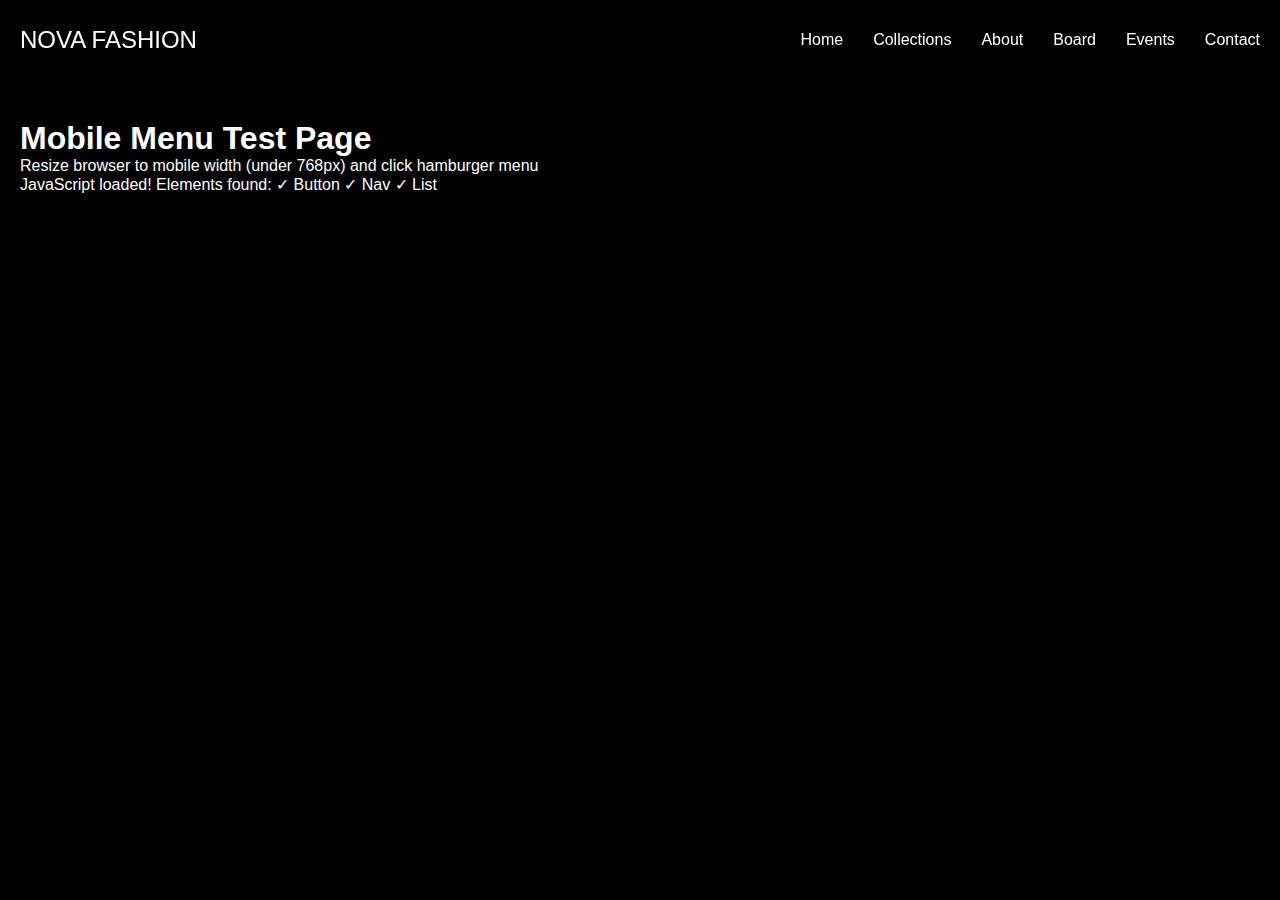
<file: test-menu.html>
<!DOCTYPE html>
<html lang="en">

<head>
    <meta charset="UTF-8">
    <meta name="viewport" content="width=device-width, initial-scale=1.0">
    <title>Mobile Menu Test</title>
    <style>
        * {
            margin: 0;
            padding: 0;
            box-sizing: border-box;
        }

        body {
            background: #000;
            color: #fff;
            font-family: Arial;
        }

        header {
            position: fixed;
            top: 0;
            width: 100%;
            height: 80px;
            background: rgba(0, 0, 0, 0.9);
            display: flex;
            justify-content: space-between;
            align-items: center;
            padding: 0 20px;
            z-index: 1001;
        }

        .logo {
            font-size: 1.5rem;
        }

        .mobile-menu-btn {
            display: none;
            flex-direction: column;
            gap: 6px;
            background: none;
            border: none;
            cursor: pointer;
        }

        .mobile-menu-btn span {
            width: 25px;
            height: 2px;
            background: #fff;
            transition: all 0.3s ease;
        }

        .desktop-nav {
            display: block;
        }

        .nav-list {
            display: flex;
            gap: 30px;
            list-style: none;
        }

        .nav-list a {
            color: #fff;
            text-decoration: none;
        }

        @media (max-width: 768px) {
            .mobile-menu-btn {
                display: flex !important;
            }

            .desktop-nav {
                position: fixed !important;
                top: 80px !important;
                left: -100% !important;
                width: 100%;
                height: calc(100vh - 80px);
                background: rgba(0, 0, 0, 0.98);
                transition: left 0.3s ease;
                z-index: 1000;
            }

            .desktop-nav.active {
                left: 0 !important;
            }

            .nav-list {
                flex-direction: column;
                gap: 0;
                padding: 0;
            }

            .nav-list li {
                border-bottom: 1px solid rgba(255, 255, 255, 0.1);
            }

            .nav-list a {
                display: block;
                padding: 20px 25px;
            }
        }

        main {
            margin-top: 80px;
            padding: 40px 20px;
        }
    </style>
</head>

<body>
    <header>
        <div class="logo">NOVA FASHION</div>
        <nav class="desktop-nav">
            <ul class="nav-list">
                <li><a href="#">Home</a></li>
                <li><a href="#">Collections</a></li>
                <li><a href="#">About</a></li>
                <li><a href="#">Board</a></li>
                <li><a href="#">Events</a></li>
                <li><a href="#">Contact</a></li>
            </ul>
        </nav>
        <button class="mobile-menu-btn">
            <span></span>
            <span></span>
            <span></span>
        </button>
    </header>

    <main>
        <h1>Mobile Menu Test Page</h1>
        <p>Resize browser to mobile width (under 768px) and click hamburger menu</p>
        <p id="status">JavaScript status: Loading...</p>
    </main>

    <script>
        document.addEventListener('DOMContentLoaded', () => {
            const status = document.getElementById('status');
            const menuBtn = document.querySelector('.mobile-menu-btn');
            const desktopNav = document.querySelector('.desktop-nav');
            const navList = document.querySelector('.nav-list');

            status.textContent = 'JavaScript loaded! Elements found: ' +
                (menuBtn ? '✓ Button ' : '✗ Button ') +
                (desktopNav ? '✓ Nav ' : '✗ Nav ') +
                (navList ? '✓ List' : '✗ List');

            if (menuBtn && desktopNav) {
                menuBtn.addEventListener('click', () => {
                    console.log('Hamburger clicked!');
                    desktopNav.classList.toggle('active');
                    menuBtn.classList.toggle('active');

                    const spans = menuBtn.querySelectorAll('span');
                    if (menuBtn.classList.contains('active')) {
                        spans[0].style.transform = 'rotate(45deg) translate(5px, 5px)';
                        spans[1].style.opacity = '0';
                        spans[2].style.transform = 'rotate(-45deg) translate(7px, -6px)';
                        console.log('Menu opened');
                    } else {
                        spans[0].style.transform = 'none';
                        spans[1].style.opacity = '1';
                        spans[2].style.transform = 'none';
                        console.log('Menu closed');
                    }
                });

                // Close on link click
                navList.querySelectorAll('a').forEach(link => {
                    link.addEventListener('click', () => {
                        desktopNav.classList.remove('active');
                        menuBtn.classList.remove('active');
                    });
                });
            }
        });
    </script>
</body>

</html>
</file>
<file: css/styles.css>
:root {
    /* Colors */
    --bg-color: #000000;
    --text-color: #f3f3f3;
    /* Off-white */
    --text-muted: #888888;
    --accent-color: #ffffff;
    --border-color: #333333;

    /* Fonts */
    --font-heading: 'Zen Dots', cursive;
    --font-body: -apple-system, BlinkMacSystemFont, "SF Pro Text", "Segoe UI", Roboto, Oxygen, Ubuntu, Cantarell, "Open Sans", "Helvetica Neue", sans-serif;

    /* Spacing */
    --container-width: 1200px;
    --header-height: 80px;
    --section-spacing: 100px;
}

/* Reset */
*,
*::before,
*::after {
    box-sizing: border-box;
    margin: 0;
    padding: 0;
}

html {
    scroll-behavior: smooth;
}

body {
    background-color: var(--bg-color);
    color: var(--text-color);
    font-family: var(--font-body);
    line-height: 1.6;
    -webkit-font-smoothing: antialiased;
    overflow-x: hidden;
}

/* Typography */
h1,
h2,
h3,
h4,
h5,
h6 {
    font-family: var(--font-heading);
    font-weight: 400;
    line-height: 1.2;
    margin-bottom: 1rem;
    text-transform: uppercase;
}

a {
    text-decoration: none;
    color: inherit;
    transition: opacity 0.3s ease;
}

ul {
    list-style: none;
}

img {
    max-width: 100%;
    display: block;
}

/* Utilities */
.container {
    max-width: var(--container-width);
    margin: 0 auto;
    padding: 0 20px;
}

.fw-ultralight {
    font-weight: 200;
    /* SF Pro Ultralight approximation */
}

.fw-regular {
    font-weight: 400;
    /* SF Pro Regular */
}

.btn-primary {
    display: inline-block;
    padding: 12px 30px;
    background-color: var(--text-color);
    color: var(--bg-color);
    font-family: var(--font-body);
    font-weight: 100;
    /* SF Pro Thin */
    font-style: italic;
    font-size: 0.9rem;
    text-transform: uppercase;
    border: 1px solid var(--text-color);
    border-radius: 25px;
    transition: all 0.3s ease;
    cursor: pointer;
}

.btn-primary:hover {
    background-color: transparent;
    color: var(--text-color);
}

.btn-outline {
    display: inline-block;
    padding: 12px 30px;
    background-color: transparent;
    color: var(--text-color);
    font-family: var(--font-body);
    font-weight: 100;
    /* SF Pro Thin */
    font-style: italic;
    font-size: 0.9rem;
    text-transform: uppercase;
    border: 1px solid var(--border-color);
    border-radius: 25px;
    transition: all 0.3s ease;
    cursor: pointer;
}

.btn-outline:hover {
    border-color: var(--text-color);
}

/* Header */
.site-header {
    position: fixed;
    top: 0;
    left: 0;
    width: 100%;
    height: var(--header-height);
    background-color: rgba(0, 0, 0, 0.8);
    backdrop-filter: blur(10px);
    z-index: 1000;
    display: flex;
    align-items: center;
    border-bottom: 1px solid rgba(255, 255, 255, 0.1);
}

.header-container {
    display: flex;
    justify-content: space-between;
    align-items: center;
    width: 100%;
}

.logo {
    font-family: var(--font-heading);
    font-size: 1.5rem;
    letter-spacing: 1px;
}

.nav-list {
    display: flex;
    gap: 40px;
}

.nav-list a {
    font-family: var(--font-body);
    /* SF Pro Regular */
    font-weight: 400;
    font-size: 0.9rem;
    text-transform: uppercase;
    letter-spacing: 1px;
    color: var(--text-muted);
}

.nav-list a:hover {
    color: var(--text-color);
}

.header-actions {
    display: flex;
    align-items: center;
    gap: 20px;
}

.mobile-menu-btn {
    display: none;
    background: none;
    border: none;
    cursor: pointer;
    flex-direction: column;
    gap: 6px;
}

.mobile-menu-btn span {
    display: block;
    width: 25px;
    height: 2px;
    background-color: var(--text-color);
}

/* Hero Section */
.hero-section {
    position: relative;
    height: 100vh;
    display: flex;
    align-items: center;
    justify-content: center;
    padding-top: var(--header-height);
    overflow: hidden;
}

.hero-bg {
    position: absolute;
    top: 0;
    left: 0;
    width: 100%;
    height: 100%;
    z-index: -1;
    background-color: #111;
    background-image: url('../images/hero/Hero_img_1.png');
    background-size: cover;
    background-position: center;
    background-repeat: no-repeat;
}

.overlay {
    position: absolute;
    top: 0;
    left: 0;
    width: 100%;
    height: 100%;
    background: linear-gradient(to bottom, rgba(0, 0, 0, 0.3), rgba(0, 0, 0, 0.8));
}

.hero-content {
    text-align: center;
    position: relative;
    z-index: 1;
    width: 100%;
}

.hero-title {
    font-size: 5rem;
    margin-bottom: 1rem;
    letter-spacing: -2px;
    background: linear-gradient(to bottom, #fff, #888);
    background-clip: text;
    -webkit-background-clip: text;
    -webkit-text-fill-color: transparent;
}

.hero-subtitle {
    font-family: var(--font-body);
    font-size: 1.5rem;
    color: var(--text-color);
    margin-bottom: 4rem;
    letter-spacing: 2px;
}

.hero-stats {
    display: flex;
    justify-content: center;
    gap: 60px;
    margin-top: 4rem;
}

.stat-item {
    display: flex;
    flex-direction: column;
    align-items: center;
}

.stat-value {
    font-family: var(--font-body);
    font-weight: 400;
    /* Regular */
    font-size: 1.5rem;
    margin-bottom: 5px;
}

.stat-label {
    font-family: var(--font-body);
    font-weight: 200;
    /* Ultralight */
    font-size: 0.8rem;
    color: var(--text-color);
    text-transform: uppercase;
    letter-spacing: 1px;
}

/* Responsiveness */
@media (max-width: 768px) {
    .desktop-nav {
        display: none;
    }

    .mobile-menu-btn {
        display: flex;
    }

    .hero-title {
        font-size: 3rem;
    }

    .hero-stats {
        flex-wrap: wrap;
        gap: 30px;
    }

    .stat-item {
        width: 45%;
    }

    .nav-list {
        position: fixed;
        top: var(--header-height);
        left: 0;
        width: 100%;
        height: calc(100vh - var(--header-height));
        background-color: #000;
        flex-direction: column;
        align-items: center;
        justify-content: center;
        transform: translateX(100%);
        transition: transform 0.3s ease-in-out;
        z-index: 999;
    }

    .nav-list.active {
        transform: translateX(0);
    }

    .nav-list a {
        font-size: 1.5rem;
    }
}

/* Featured Collections */
.collections-section {
    padding: var(--section-spacing) 0;
}

.section-title {
    text-align: center;
    font-family: var(--font-body);
    font-weight: 100;
    /* SF Pro Thin */
    font-stretch: expanded;
    /* SF Pro Expanded */
    font-size: 2.5rem;
    margin-bottom: 3rem;
    text-transform: uppercase;
}

.collections-grid {
    display: grid;
    grid-template-columns: repeat(auto-fit, minmax(300px, 1fr));
    gap: 30px;
    margin-bottom: 3rem;
}

.collection-card {
    position: relative;
    border-radius: 12px;
    overflow: hidden;
    background-color: #1a1a1a;
    transition: transform 0.3s ease;
}

.collection-card:hover {
    transform: translateY(-5px);
}

.card-image {
    height: 400px;
    background-color: #333;
    /* Placeholder gradient */
    background: linear-gradient(45deg, #222, #444);
}

.card-content {
    position: absolute;
    bottom: 0;
    left: 0;
    width: 100%;
    padding: 20px;
    background: linear-gradient(to top, rgba(0, 0, 0, 0.9), transparent);
}

.card-content h3 {
    font-size: 1.5rem;
    margin-bottom: 0.5rem;
    /* font-family: 'SF Pro Display';
    font-weight: 100; */
    color: #d3d3d3;
}

.explore-link {
    font-family: var(--font-body);
    font-weight: 100;
    /* SF Pro Thin */
    font-style: italic;
    font-size: 0.8rem;
    text-transform: uppercase;
    letter-spacing: 1px;
    border-bottom: 1px solid var(--text-color);
    padding-bottom: 2px;
}

.view-all-container {
    text-align: center;
}

/* Marquee Section */
.marquee-section {
    padding: 40px 0;
    background-color: var(--text-color);
    color: var(--bg-color);
    overflow: hidden;
    transform: rotate(-2deg) scale(1.05);
    margin: 50px 0;
}

.marquee-content {
    display: flex;
    white-space: nowrap;
    animation: marquee 20s linear infinite;
}

.marquee-content span {
    font-family: var(--font-heading);
    font-size: 2rem;
    text-transform: uppercase;
    padding-right: 50px;
}

@keyframes marquee {
    0% {
        transform: translateX(0);
    }

    100% {
        transform: translateX(-50%);
    }
}

/* About Section */
.about-section {
    padding: var(--section-spacing) 0;
    text-align: center;
}

.about-content {
    max-width: 800px;
    margin: 0 auto;
}

.about-text {
    font-family: var(--font-body);
    font-weight: 100;
    /* SF Pro Thin */
    font-style: italic;
    font-size: 1.8rem;
    line-height: 1.4;
    margin-bottom: 2rem;
}

.about-subtext {
    font-size: 1.1rem;
    color: var(--text-muted);
    margin-bottom: 3rem;
}

/* Testimonials */
.testimonials-section {
    padding: var(--section-spacing) 0;
}

.text-left {
    text-align: left;
}

.testimonials-grid {
    display: grid;
    grid-template-columns: repeat(auto-fit, minmax(300px, 1fr));
    gap: 40px;
}

.testimonial-card {
    background-color: #111;
    padding: 30px;
    border-radius: 8px;
    border: 1px solid #222;
}

.stars {
    color: #ffd700;
    margin-bottom: 1rem;
    letter-spacing: 2px;
}

.testimonial-card p {
    font-family: var(--font-body);
    font-weight: 100;
    /* SF Pro Thin */
    font-style: italic;
    font-size: 1.1rem;
    margin-bottom: 2rem;
    color: #ddd;
}

.user-profile {
    display: flex;
    align-items: center;
    gap: 15px;
}

.user-avatar {
    width: 50px;
    height: 50px;
    border-radius: 50%;
    background-color: #333;
}

.user-info {
    display: flex;
    flex-direction: column;
}

.user-name {
    font-weight: bold;
}

.user-role {
    font-size: 0.8rem;
    color: var(--text-muted);
}

/* Newsletter */
.newsletter-section {
    padding: var(--section-spacing) 0;
    text-align: center;
    background: linear-gradient(to bottom, #000, #111);
}

.newsletter-section h2 {
    font-size: 3rem;
    margin-bottom: 1rem;
}

.newsletter-section p {
    color: var(--text-muted);
    margin-bottom: 2rem;
}

.newsletter-form {
    display: flex;
    justify-content: center;
    gap: 10px;
    max-width: 500px;
    margin: 0 auto;
}

.newsletter-form input {
    flex: 1;
    padding: 12px 20px;
    background-color: transparent;
    border: 1px solid var(--border-color);
    color: var(--text-color);
    border-radius: 4px;
}

.newsletter-form input:focus {
    outline: none;
    border-color: var(--text-color);
}

/* Footer */
.site-footer {
    padding: 80px 0 40px;
    border-top: 1px solid #222;
}

.footer-grid {
    display: grid;
    grid-template-columns: 2fr 1fr 1fr 1fr;
    gap: 40px;
}

.footer-brand .logo {
    font-size: 2rem;
    margin-bottom: 1rem;
    display: block;
}

.footer-links h4 {
    font-size: 1rem;
    margin-bottom: 1.5rem;
    color: var(--text-muted);
}

.footer-links ul li {
    margin-bottom: 10px;
}

.footer-links a {
    color: var(--text-color);
    font-size: 0.9rem;
}

.footer-links a:hover {
    color: var(--text-muted);
}

@media (max-width: 768px) {
    .footer-grid {
        grid-template-columns: 1fr;
        text-align: center;
    }

    .newsletter-form {
        flex-direction: column;
    }

    .about-text {
        font-size: 1.4rem;
    }
}
</file>
<file: css/responsive-nav.css>
/* =====================================================
   MOBILE NAVIGATION STYLES
   ===================================================== */

/* Mobile Menu Button - Hidden by default, shown on mobile */
.mobile-menu-btn {
    display: none;
    background: none;
    border: none;
    cursor: pointer;
    flex-direction: column;
    gap: 6px;
    z-index: 1001;
    transition: all 0.3s ease;
}

.mobile-menu-btn span {
    display: block;
    width: 25px;
    height: 2px;
    background-color: var(--text-color);
    transition: all 0.3s ease;
}

/* Mobile-only styles */
@media (max-width: 768px) {

    /* Show mobile menu button */
    .mobile-menu-btn {
        display: flex !important;
    }

    /* Hide desktop nav on mobile */
    .desktop-nav {
        position: fixed;
        top: 80px;
        left: -100%;
        width: 100%;
        height: calc(100vh - 80px);
        background: rgba(0, 0, 0, 0.98);
        backdrop-filter: blur(10px);
        transition: left 0.3s ease;
        z-index: 1000;
        overflow-y: auto;
    }

    /* Show menu when active */
    .desktop-nav.active {
        left: 0;
    }

    /* Stack nav vertically */
    .nav-list {
        flex-direction: column;
        gap: 0;
        padding: 40px 0;
        margin: 0;
        height: auto;
    }

    .nav-list li {
        width: 100%;
        border-bottom: 1px solid rgba(255, 255, 255, 0.1);
    }

    .nav-list a {
        display: block;
        padding: 20px 30px;
        font-size: 1.1rem;
        color: var(--text-color) !important;
    }

    .nav-list a:hover {
        background: rgba(255, 255, 255, 0.05);
    }

    /* Mobile hero adjustments */
    .hero-title,
    .collections-hero h1,
    .about-hero h1,
    .board-hero h1,
    .contact-hero h1,
    .events-hero-header h1 {
        font-size: 2.5rem !important;
    }

    /* Container padding */
    .container {
        padding: 0 20px;
    }
}

/* Hamburger animation to X */
.mobile-menu-btn.active span:nth-child(1) {
    transform: rotate(45deg) translate(7px, 7px);
}

.mobile-menu-btn.active span:nth-child(2) {
    opacity: 0;
}

.mobile-menu-btn.active span:nth-child(3) {
    transform: rotate(-45deg) translate(7px, -7px);
}
</file>
<file: css/about.css>
/* About Page Styles */

/* About Hero Section */
.about-hero {
    height: 60vh;
    position: relative;
    background-image: url('../images/hero/Hero_img_1.png');
    background-size: cover;
    background-position: center;
    display: flex;
    align-items: center;
    justify-content: center;
    margin-top: var(--header-height);
}

.about-hero .hero-overlay {
    background: rgba(0, 0, 0, 0.6);
    width: 100%;
    height: 100%;
    display: flex;
    flex-direction: column;
    justify-content: center;
    align-items: center;
    text-align: center;
    padding: 0 20px;
}

.about-hero h1 {
    font-family: var(--font-body);
    font-size: 3.5rem;
    font-weight: 100;
    font-stretch: expanded;
    letter-spacing: 2px;
    margin-bottom: 20px;
    text-transform: uppercase;
}

/* Our Story Section */
.our-story-section {
    padding: 80px 0;
    background-color: var(--bg-color);
}

.story-grid {
    display: grid;
    grid-template-columns: 1fr 1fr;
    gap: 60px;
    align-items: center;
}

.story-content h2 {
    font-family: var(--font-body);
    font-size: 2.5rem;
    font-weight: 100;
    margin-bottom: 25px;
    text-transform: uppercase;
    letter-spacing: 1px;
}

.story-content p {
    color: var(--text-muted);
    line-height: 1.8;
    margin-bottom: 20px;
    font-size: 1rem;
    font-weight: 300;
}

.story-image,
.vision-image {
    width: 100%;
    height: 400px;
    border-radius: 8px;
    overflow: hidden;
}

.image-placeholder {
    width: 100%;
    height: 100%;
    background: linear-gradient(135deg, #2a2a2a 0%, #1a1a1a 100%);
    display: flex;
    align-items: center;
    justify-content: center;
}

/* Vision Section */
.vision-section {
    padding: 80px 0;
    background-color: var(--bg-color);
}

.vision-grid {
    display: grid;
    grid-template-columns: 1fr 1fr;
    gap: 60px;
    align-items: center;
}

.vision-content p {
    color: var(--text-muted);
    line-height: 1.8;
    margin-bottom: 20px;
    font-size: 1rem;
    font-weight: 300;
}

/* Values Section */
.values-section {
    padding: 60px 0;
    background-color: var(--bg-color);
}

.values-grid {
    display: grid;
    grid-template-columns: 1fr 1fr;
    gap: 30px;
}

.value-card {
    background-color: rgba(255, 255, 255, 0.02);
    border: 1px solid rgba(255, 255, 255, 0.05);
    border-radius: 16px;
    padding: 35px 25px;
    text-align: center;
    transition: transform 0.3s ease, border-color 0.3s ease;
}

.value-card:hover {
    transform: translateY(-5px);
    border-color: rgba(255, 255, 255, 0.1);
}

.value-icon {
    margin-bottom: 20px;
}

.value-icon svg {
    color: var(--text-color);
}

.value-card h3 {
    font-family: var(--font-body);
    font-size: 1.3rem;
    font-weight: 400;
    margin-bottom: 15px;
    text-transform: none;
}

.value-card p {
    color: var(--text-muted);
    line-height: 1.6;
    font-size: 0.9rem;
    font-weight: 300;
}

/* Journey Timeline Section */
.journey-section {
    padding: 80px 0;
    background-color: var(--bg-color);
}

.section-title {
    font-family: var(--font-body);
    font-size: 2.5rem;
    font-weight: 100;
    text-align: center;
    margin-bottom: 10px;
    text-transform: uppercase;
    letter-spacing: 1px;
}

.section-subtitle {
    text-align: center;
    color: var(--text-muted);
    margin-bottom: 50px;
    font-size: 0.95rem;
    font-weight: 300;
}

.timeline {
    position: relative;
    max-width: 800px;
    margin: 0 auto;
    padding-left: 50px;
}

.timeline::before {
    content: '';
    position: absolute;
    left: 15px;
    top: 0;
    bottom: 0;
    width: 2px;
    background: linear-gradient(to bottom, var(--text-color), var(--border-color));
}

.timeline-item {
    position: relative;
    margin-bottom: 40px;
    padding-left: 40px;
}

.timeline-item::before {
    content: '';
    position: absolute;
    left: -42px;
    top: 0;
    width: 12px;
    height: 12px;
    border-radius: 50%;
    background-color: var(--text-color);
    border: 3px solid var(--bg-color);
    z-index: 1;
}

.timeline-year {
    font-family: var(--font-body);
    font-size: 1.1rem;
    font-weight: 400;
    color: var(--text-color);
    margin-bottom: 8px;
    text-transform: uppercase;
}

.timeline-content h3 {
    font-family: var(--font-body);
    font-size: 1.2rem;
    font-weight: 400;
    margin-bottom: 8px;
    text-transform: none;
}

.timeline-content p {
    color: var(--text-muted);
    line-height: 1.6;
    font-size: 0.9rem;
    font-weight: 300;
}

/* Stats Section */
.stats-section {
    padding: 60px 0;
    background: linear-gradient(135deg, rgba(255, 255, 255, 0.03) 0%, rgba(0, 0, 0, 0.2) 100%);
}

.stats-grid {
    display: grid;
    grid-template-columns: repeat(4, 1fr);
    gap: 30px;
}

.stat-item {
    text-align: center;
}

.stat-item h3 {
    font-family: var(--font-body);
    font-size: 2.8rem;
    font-weight: 100;
    color: var(--text-color);
    margin-bottom: 8px;
    text-transform: uppercase;
}

.stat-item p {
    color: var(--text-muted);
    font-size: 0.9rem;
    font-weight: 300;
    text-transform: uppercase;
    letter-spacing: 0.5px;
}

/* Newsletter Section */
.newsletter-section {
    padding: 60px 0;
    background-color: var(--bg-color);
    text-align: center;
}

.newsletter-section h2 {
    font-family: var(--font-body);
    font-size: 2.5rem;
    font-weight: 100;
    margin-bottom: 15px;
    text-transform: uppercase;
    letter-spacing: 1px;
}

.newsletter-section p {
    color: var(--text-muted);
    margin-bottom: 35px;
    max-width: 600px;
    margin-left: auto;
    margin-right: auto;
    font-weight: 300;
}

.newsletter-form {
    display: flex;
    justify-content: center;
    gap: 15px;
    max-width: 500px;
    margin: 0 auto;
}

.newsletter-form input {
    flex: 1;
    padding: 14px 25px;
    background-color: rgba(255, 255, 255, 0.05);
    border: 1px solid var(--border-color);
    border-radius: 50px;
    color: var(--text-color);
    font-family: var(--font-body);
    font-size: 0.9rem;
}

.newsletter-form input:focus {
    outline: none;
    border-color: var(--text-color);
}

.newsletter-form input::placeholder {
    color: var(--text-muted);
}

/* Responsive Design */
@media (max-width: 1024px) {

    .story-grid,
    .vision-grid {
        gap: 40px;
    }

    .stats-grid {
        grid-template-columns: repeat(2, 1fr);
        gap: 25px;
    }
}

@media (max-width: 768px) {
    .about-hero h1 {
        font-size: 2.5rem;
    }

    .our-story-section,
    .vision-section,
    .journey-section {
        padding: 50px 0;
    }

    .story-grid,
    .vision-grid {
        grid-template-columns: 1fr;
        gap: 30px;
    }

    .story-content h2,
    .section-title,
    .newsletter-section h2 {
        font-size: 2rem;
    }

    .story-image,
    .vision-image {
        height: 300px;
    }

    .values-grid {
        grid-template-columns: 1fr;
        gap: 20px;
    }

    .value-card {
        padding: 30px 20px;
    }

    .timeline {
        padding-left: 30px;
    }

    .timeline-item {
        padding-left: 30px;
        margin-bottom: 35px;
    }

    .stats-grid {
        grid-template-columns: 1fr;
        gap: 25px;
    }

    .stat-item h3 {
        font-size: 2.3rem;
    }

    .stats-section,
    .values-section {
        padding: 50px 0;
    }

    .newsletter-form {
        flex-direction: column;
        padding: 0 20px;
    }

    .newsletter-form input,
    .newsletter-form button {
        width: 100%;
    }
}
</file>
<file: css/collections.css>
/* Collections Page Styles */

/* Collections Hero Section */
.collections-hero {
    height: 60vh;
    position: relative;
    background-image: url('../images/hero/Hero_img_1.png');
    background-size: cover;
    background-position: center;
    display: flex;
    align-items: center;
    justify-content: center;
    margin-top: var(--header-height);
}

.collections-hero .hero-overlay {
    background: rgba(0, 0, 0, 0.6);
    width: 100%;
    height: 100%;
    display: flex;
    flex-direction: column;
    justify-content: center;
    align-items: center;
    text-align: center;
    padding: 0 20px;
}

.collections-hero h1 {
    font-family: var(--font-body);
    font-size: 3.5rem;
    font-weight: 100;
    font-stretch: expanded;
    letter-spacing: 2px;
    margin-bottom: 10px;
    text-transform: uppercase;
}

.collections-hero p {
    color: var(--text-muted);
    font-size: 1rem;
    margin-bottom: 25px;
    font-weight: 100;
    font-style: italic;
}

/* Filter Pills Section */
.filter-section {
    padding: 40px 0;
    background-color: var(--bg-color);
}

.filter-pills {
    display: flex;
    justify-content: center;
    gap: 15px;
    flex-wrap: wrap;
}

.pill-btn {
    background-color: transparent;
    color: var(--text-muted);
    border: 1px solid var(--border-color);
    padding: 10px 25px;
    border-radius: 50px;
    font-family: var(--font-body);
    font-size: 0.9rem;
    cursor: pointer;
    transition: all 0.3s ease;
    text-transform: capitalize;
}

.pill-btn:hover {
    border-color: var(--text-color);
    color: var(--text-color);
}

.pill-btn.active {
    background-color: var(--text-color);
    color: var(--bg-color);
    border-color: var(--text-color);
}

/* Collections Grid Section */
.collections-grid-section {
    padding: 40px 0 80px;
    background-color: var(--bg-color);
}

.collections-display-grid {
    display: grid;
    grid-template-columns: repeat(3, 1fr);
    gap: 30px;
}

.collection-display-card {
    position: relative;
    border-radius: 16px;
    overflow: hidden;
    cursor: pointer;
    transition: transform 0.3s ease;
}

.collection-display-card:hover {
    transform: translateY(-8px);
}

.collection-image-wrapper {
    width: 100%;
    height: 450px;
    position: relative;
    overflow: hidden;
}

.collection-image-wrapper img {
    width: 100%;
    height: 100%;
    object-fit: cover;
    display: block;
    transition: transform 0.5s ease;
}

.collection-display-card:hover .collection-image-wrapper img {
    transform: scale(1.05);
}

.collection-overlay {
    position: absolute;
    bottom: 0;
    left: 0;
    right: 0;
    background: linear-gradient(to top, rgba(0, 0, 0, 0.9) 0%, rgba(0, 0, 0, 0.6) 50%, transparent 100%);
    padding: 30px 20px 20px;
    transform: translateY(0);
    transition: all 0.3s ease;
}

.collection-display-card:hover .collection-overlay {
    background: linear-gradient(to top, rgba(0, 0, 0, 0.95) 0%, rgba(0, 0, 0, 0.7) 60%, transparent 100%);
}

.collection-info h3 {
    font-family: var(--font-body);
    font-size: 1.3rem;
    font-weight: 400;
    color: var(--text-color);
    margin-bottom: 5px;
    text-transform: none;
}

.collection-info .price {
    font-family: var(--font-body);
    font-size: 0.9rem;
    color: var(--text-muted);
    font-weight: 300;
}

/* Responsive Design for Collections */
@media (max-width: 1024px) {
    .collections-display-grid {
        grid-template-columns: repeat(2, 1fr);
        gap: 25px;
    }
}

@media (max-width: 768px) {
    .collections-hero h1 {
        font-size: 2.5rem;
    }

    .collections-hero p {
        font-size: 0.9rem;
    }

    .collections-display-grid {
        grid-template-columns: 1fr;
        gap: 20px;
    }

    .collection-image-wrapper {
        height: 400px;
    }

    .filter-pills {
        gap: 10px;
    }

    .pill-btn {
        padding: 8px 20px;
        font-size: 0.85rem;
    }
}
</file>
<file: css/contact.css>
/* Contact Page Styles */

/* Contact Hero Section */
.contact-hero {
    height: 60vh;
    position: relative;
    background-image: url('../images/hero/Hero_img_1.png');
    background-size: cover;
    background-position: center;
    display: flex;
    align-items: center;
    justify-content: center;
    margin-top: var(--header-height);
}

.contact-hero .hero-overlay {
    background: rgba(0, 0, 0, 0.6);
    width: 100%;
    height: 100%;
    display: flex;
    flex-direction: column;
    justify-content: center;
    align-items: center;
    text-align: center;
    padding: 0 20px;
}

.contact-hero h1 {
    font-family: var(--font-body);
    font-size: 3.5rem;
    font-weight: 100;
    font-stretch: expanded;
    letter-spacing: 2px;
    margin-bottom: 10px;
    text-transform: uppercase;
}

.contact-hero p {
    color: var(--text-muted);
    font-size: 1rem;
    margin-bottom: 25px;
    font-weight: 100;
    font-style: italic;
}

/* CTA Buttons */
.cta-buttons {
    display: flex;
    gap: 20px;
    margin-top: 30px;
    flex-wrap: wrap;
    justify-content: center;
}

.btn-cta {
    padding: 14px 35px;
    background-color: var(--text-color);
    color: var(--bg-color);
    border: 1px solid var(--text-color);
    border-radius: 50px;
    font-family: var(--font-body);
    font-size: 0.9rem;
    text-transform: capitalize;
    cursor: pointer;
    transition: all 0.3s ease;
    text-decoration: none;
    display: inline-block;
}

.btn-cta:hover {
    background-color: transparent;
    color: var(--text-color);
}

.btn-cta-outline {
    padding: 14px 35px;
    background-color: transparent;
    color: var(--text-color);
    border: 1px solid var(--text-color);
    border-radius: 50px;
    font-family: var(--font-body);
    font-size: 0.9rem;
    text-transform: capitalize;
    cursor: pointer;
    transition: all 0.3s ease;
    text-decoration: none;
    display: inline-block;
}

.btn-cta-outline:hover {
    background-color: var(--text-color);
    color: var(--bg-color);
}

/* Contact Section */
.contact-section {
    padding: 80px 0;
    background-color: var(--bg-color);
}

.contact-grid {
    display: grid;
    grid-template-columns: 1fr 1fr;
    gap: 60px;
    align-items: start;
}

/* Contact Form */
.contact-form-container {
    background-color: rgba(255, 255, 255, 0.02);
    padding: 50px 40px;
    border-radius: 8px;
    border: 1px solid rgba(255, 255, 255, 0.05);
}

.contact-form .form-group {
    margin-bottom: 25px;
}

.contact-form input,
.contact-form textarea {
    width: 100%;
    padding: 15px 20px;
    background-color: transparent;
    border: none;
    border-bottom: 1px solid var(--border-color);
    color: var(--text-color);
    font-family: var(--font-body);
    font-size: 0.95rem;
    transition: border-color 0.3s ease;
}

.contact-form input:focus,
.contact-form textarea:focus {
    outline: none;
    border-bottom-color: var(--text-color);
}

.contact-form input::placeholder,
.contact-form textarea::placeholder {
    color: var(--text-muted);
    font-style: italic;
}

.contact-form textarea {
    resize: vertical;
    min-height: 120px;
}

.btn-send {
    padding: 14px 50px;
    background-color: var(--text-color);
    color: var(--bg-color);
    border: none;
    border-radius: 4px;
    font-family: var(--font-body);
    font-size: 0.95rem;
    text-transform: uppercase;
    cursor: pointer;
    transition: all 0.3s ease;
    letter-spacing: 1px;
}

.btn-send:hover {
    background-color: #e0e0e0;
    transform: translateY(-2px);
}

/* Map Container */
.map-container {
    height: 100%;
    min-height: 450px;
    border-radius: 8px;
    overflow: hidden;
}

.map-placeholder {
    width: 100%;
    height: 100%;
    background: linear-gradient(135deg, #d4a574 0%, #c8956d 50%, #b8865f 100%);
    display: flex;
    flex-direction: column;
    align-items: center;
    justify-content: center;
    color: #fff;
    font-family: var(--font-body);
}

.map-placeholder p {
    font-size: 2rem;
    font-weight: 600;
    margin-bottom: 10px;
}

.map-placeholder small {
    font-size: 0.9rem;
    opacity: 0.9;
}

/* Responsive Design */
@media (max-width: 768px) {
    .contact-hero h1 {
        font-size: 2.5rem;
    }

    .contact-grid {
        grid-template-columns: 1fr;
        gap: 40px;
    }

    .contact-form-container {
        padding: 30px 25px;
    }

    .map-container {
        min-height: 300px;
    }

    .cta-buttons {
        flex-direction: column;
        width: 100%;
        max-width: 300px;
    }

    .btn-cta,
    .btn-cta-outline {
        width: 100%;
        text-align: center;
    }
}
</file>
